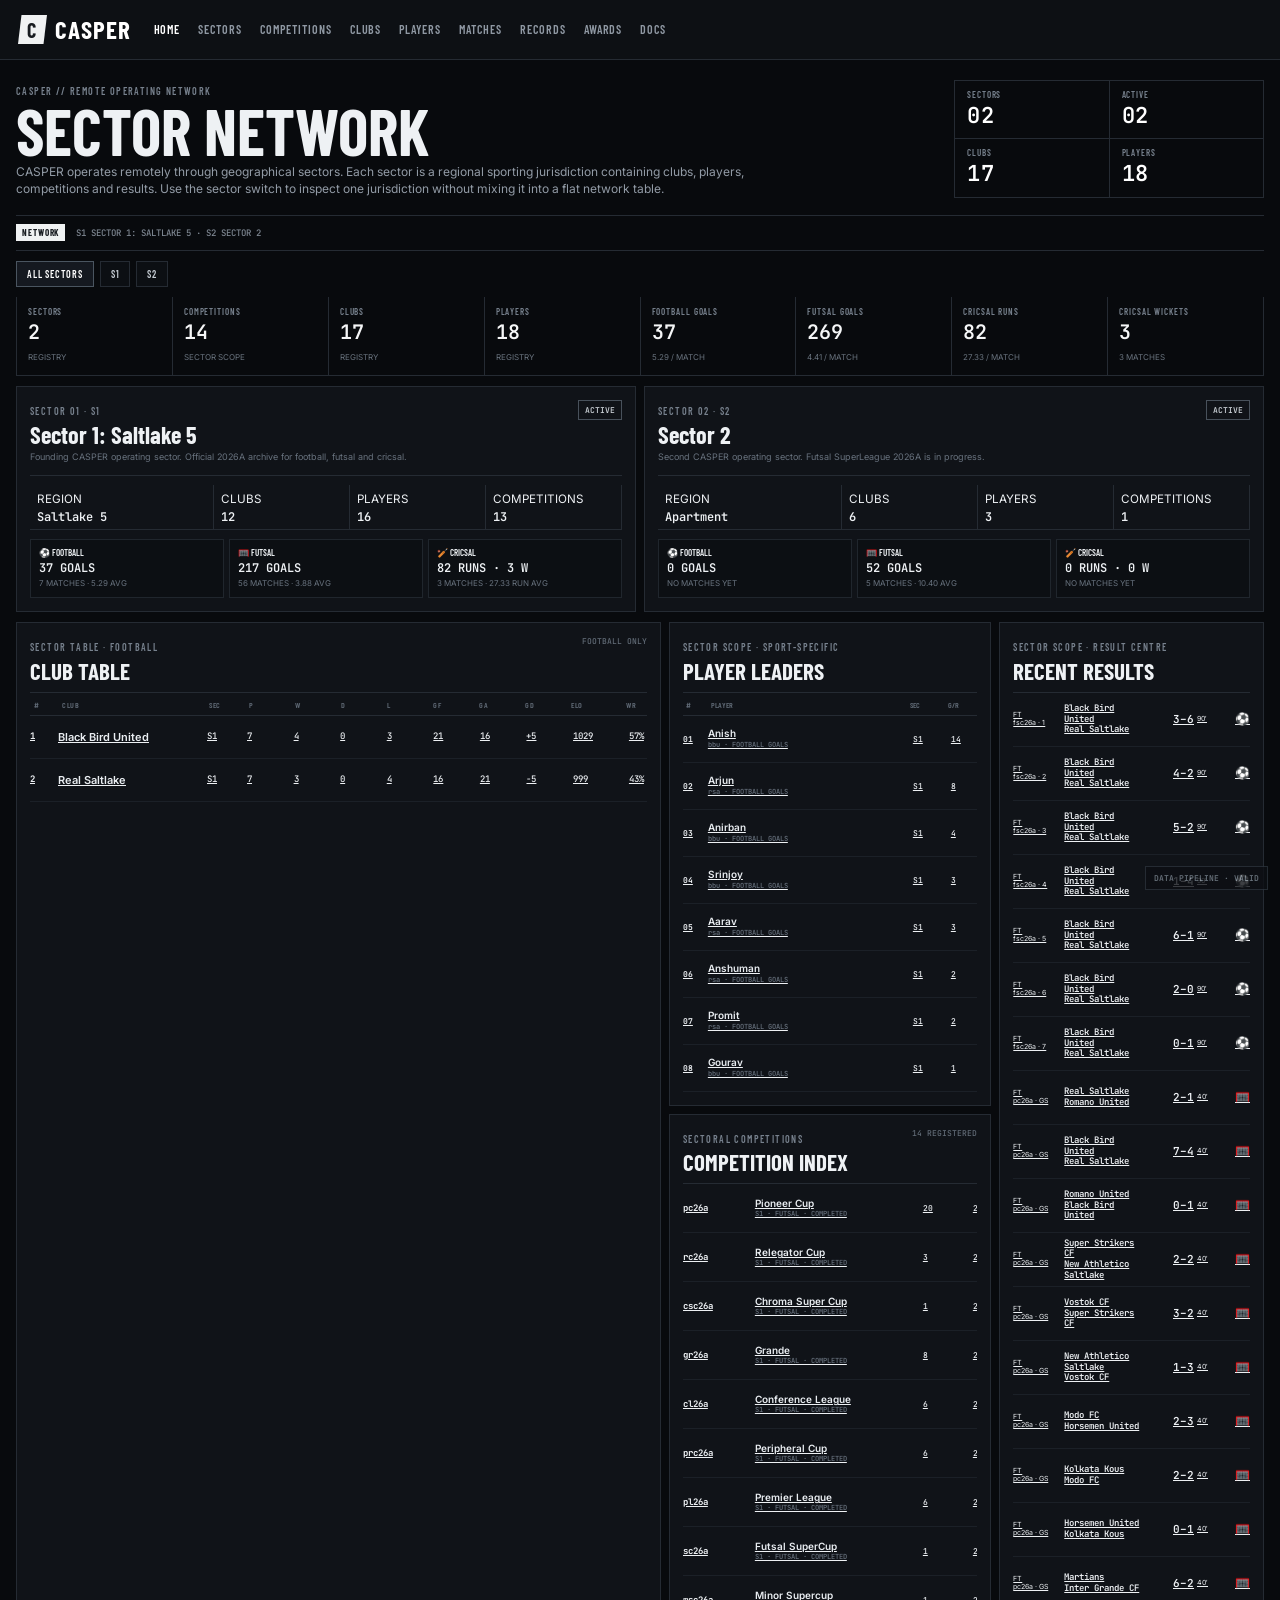
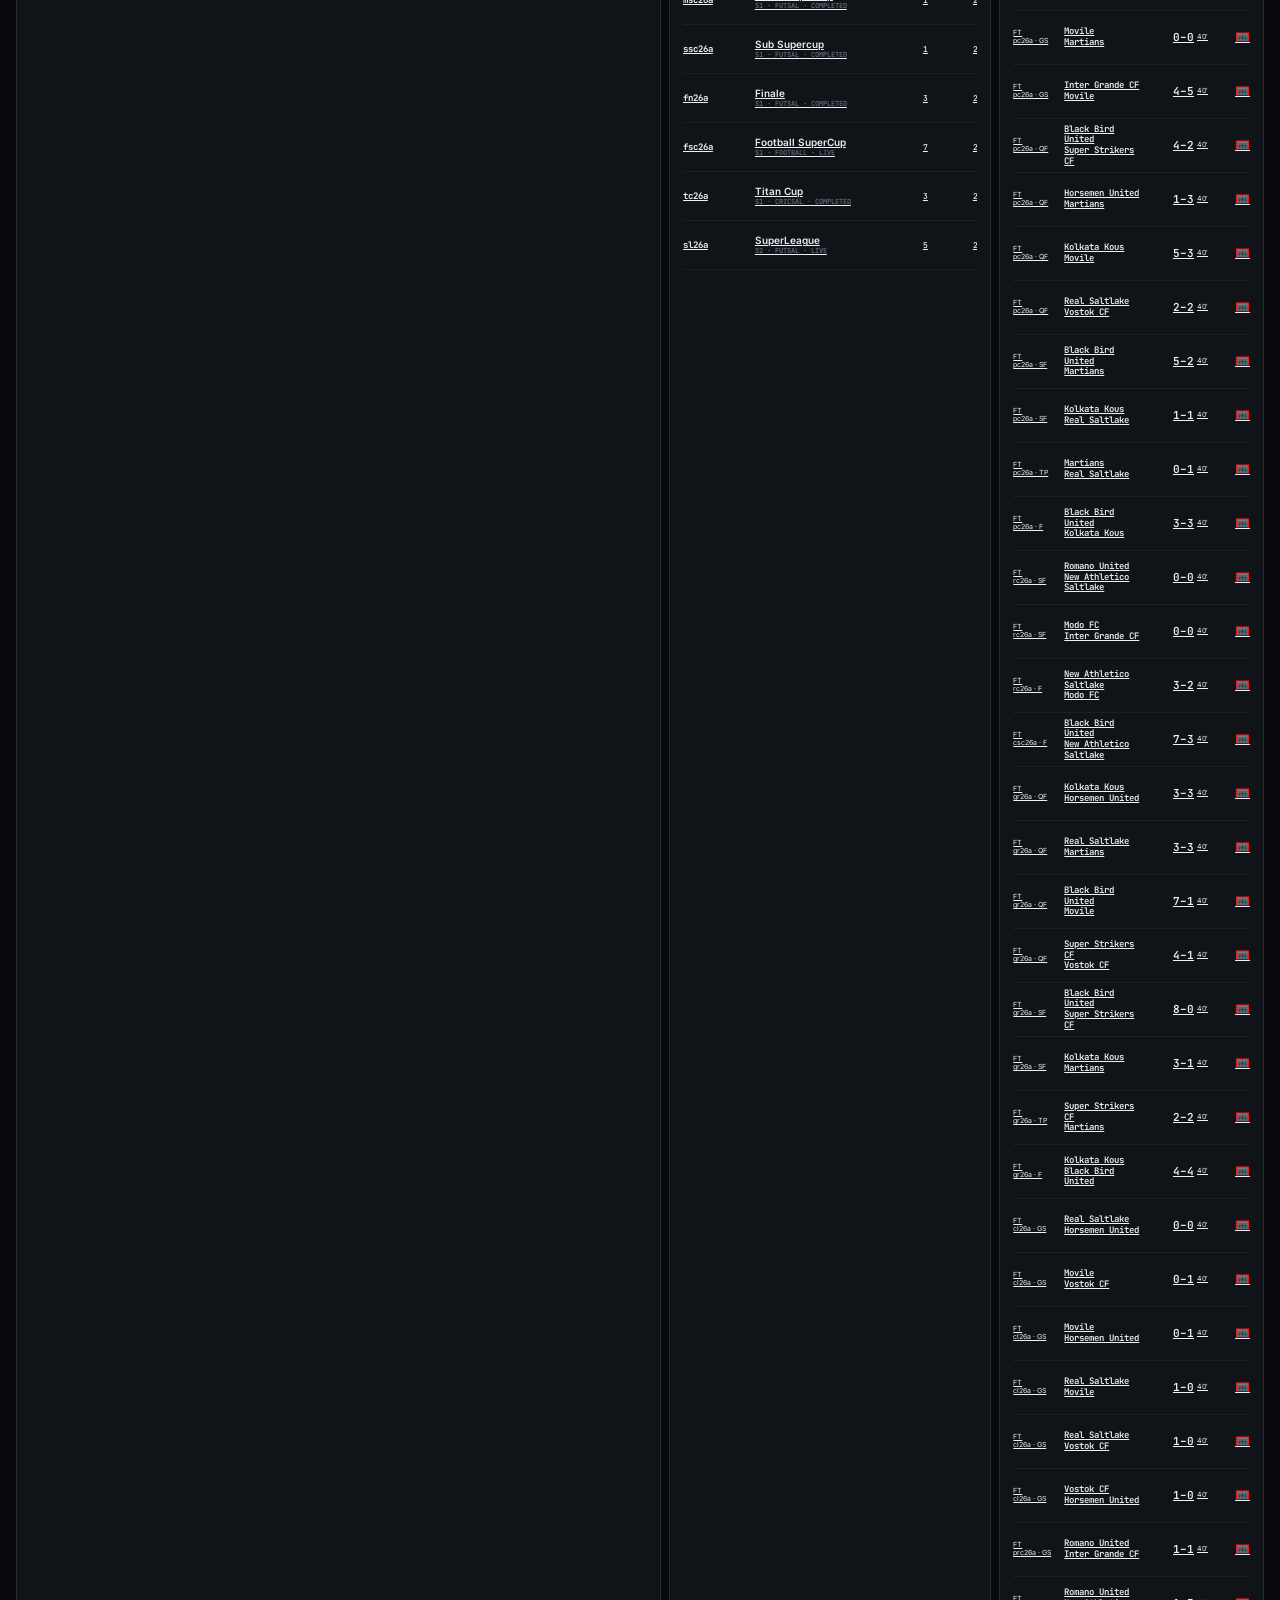
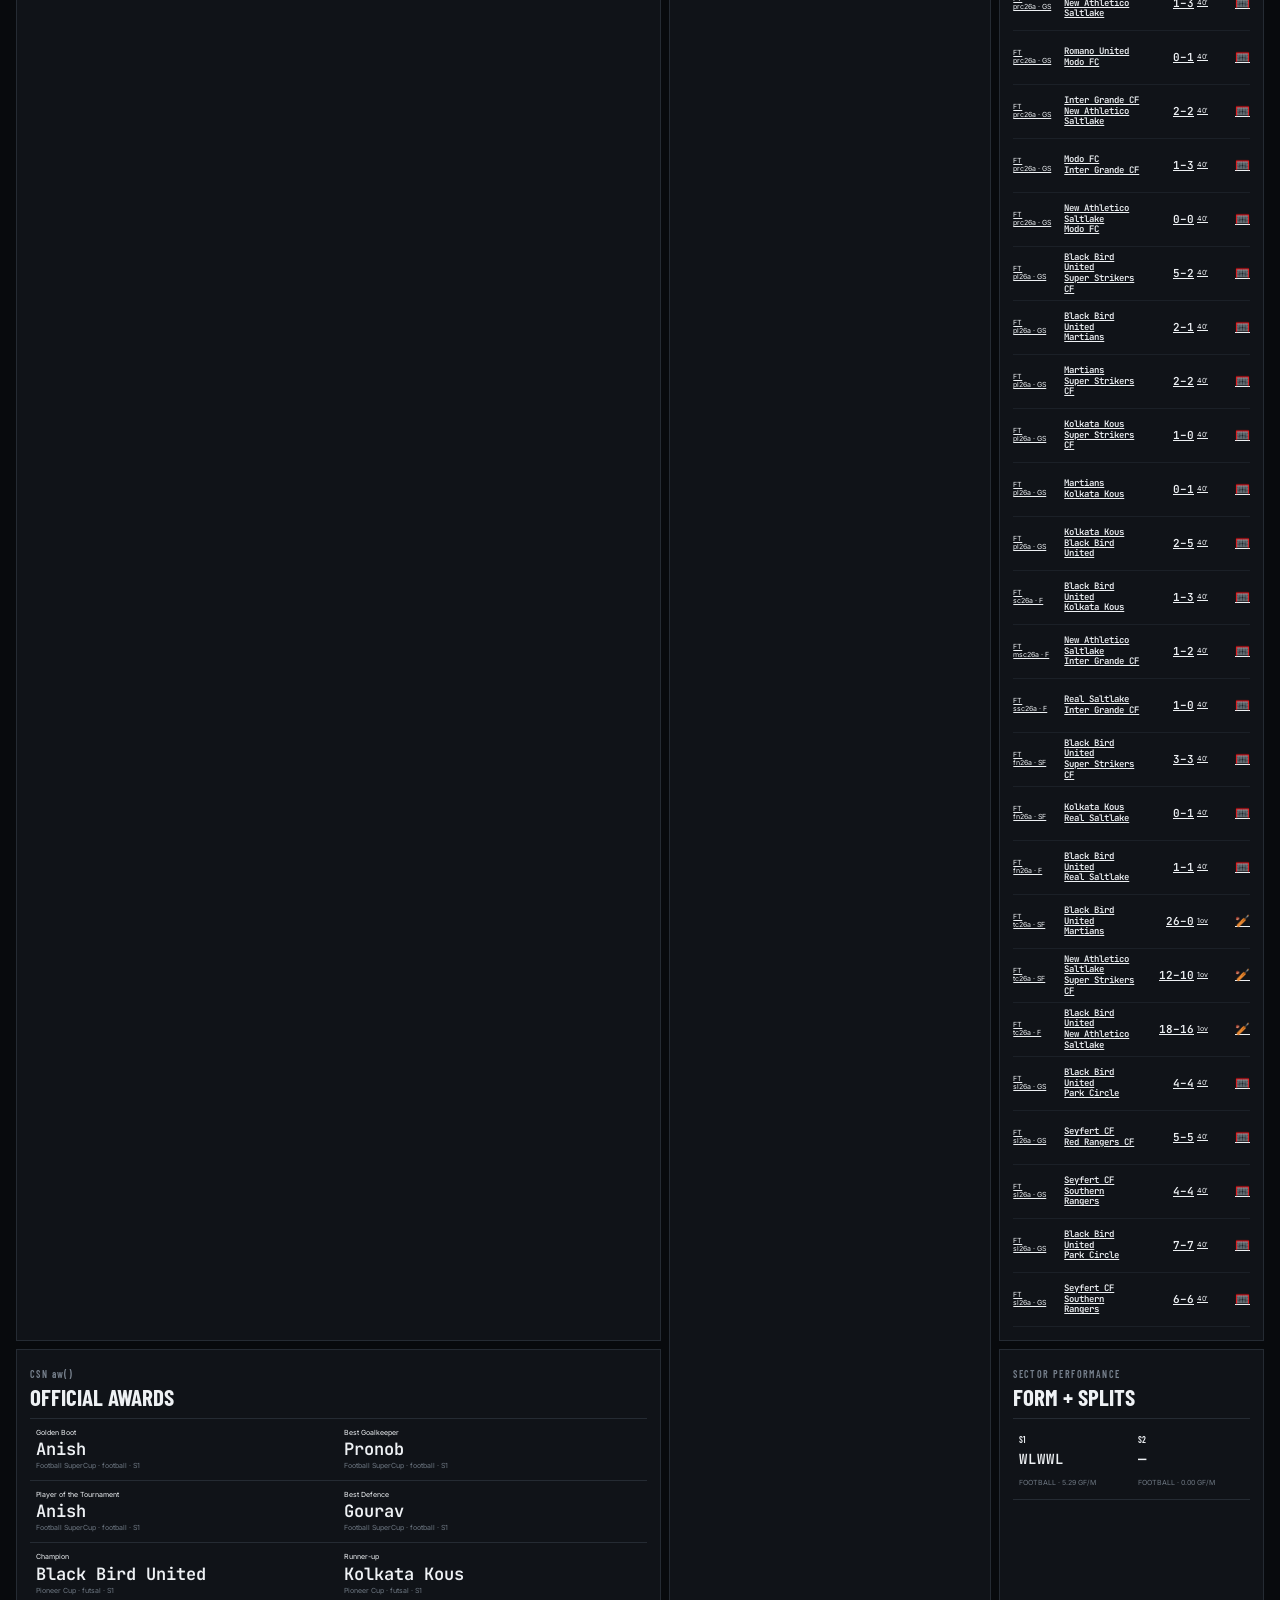
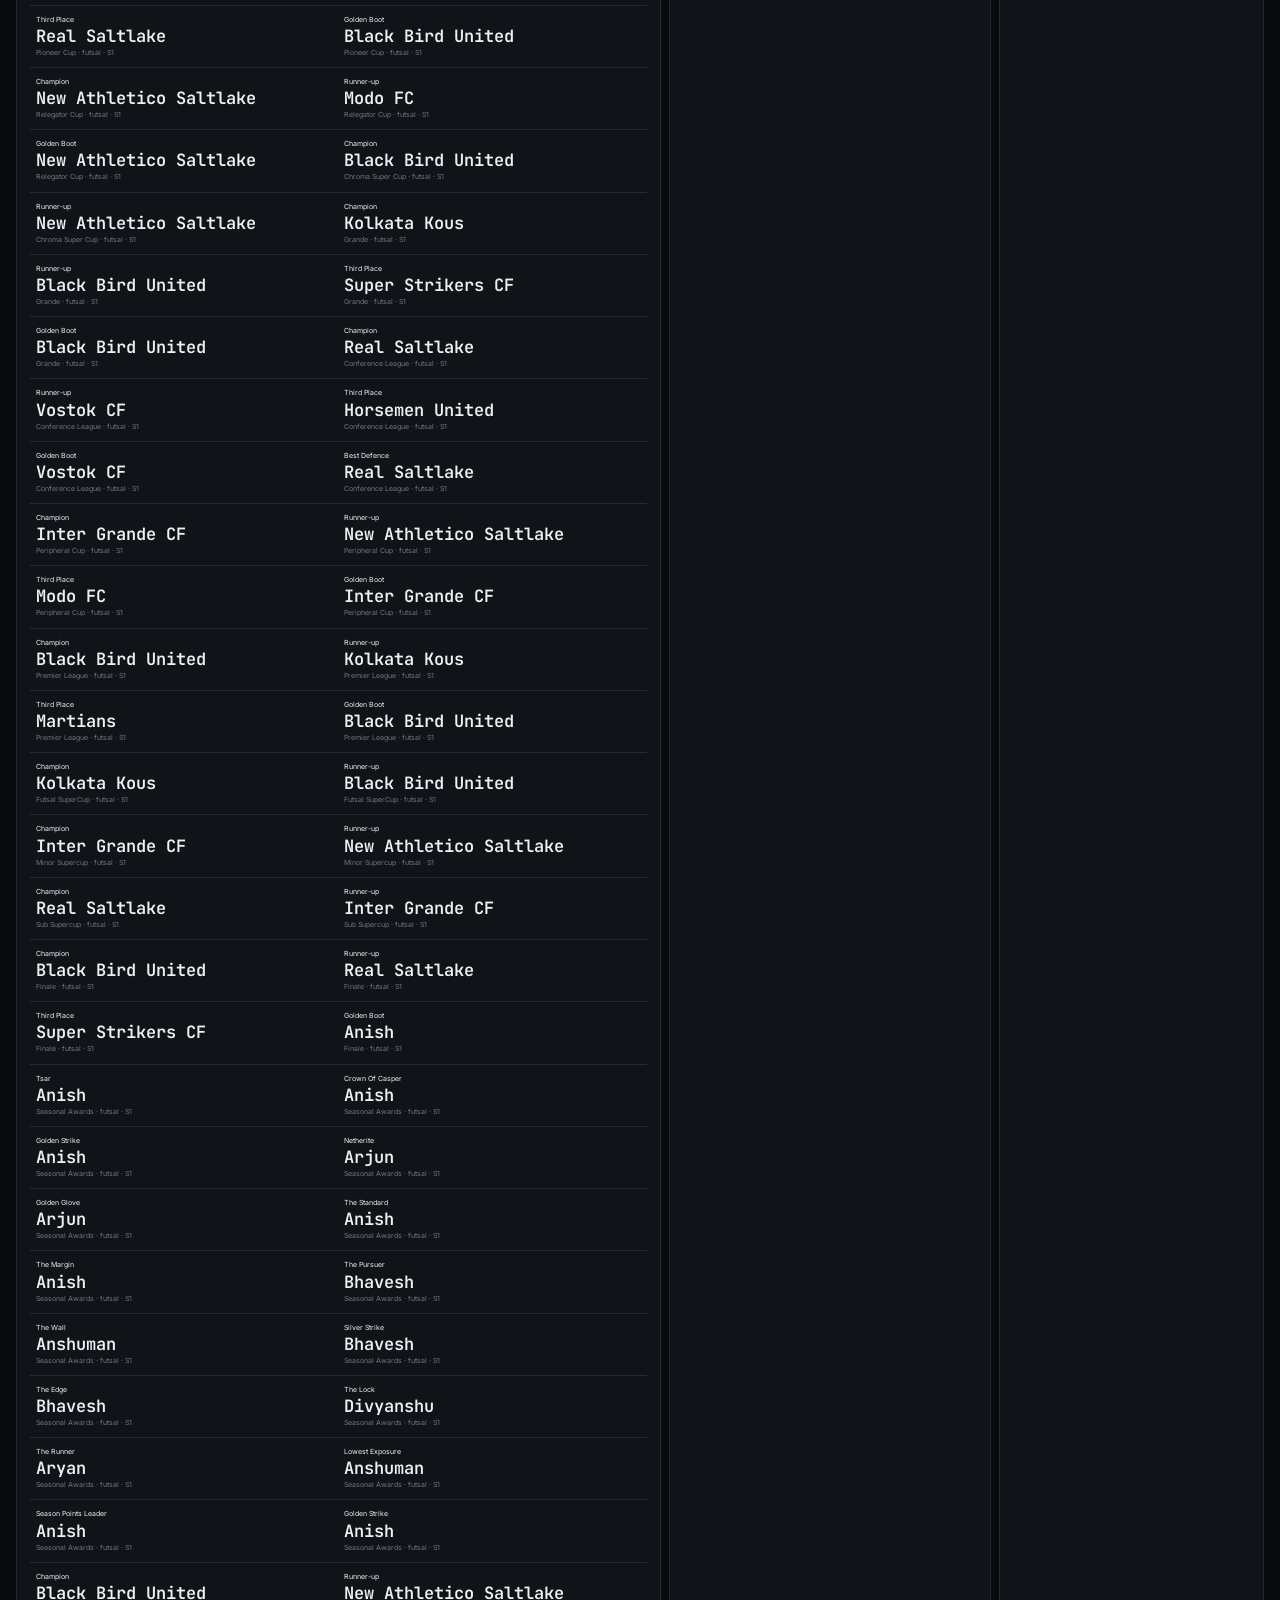
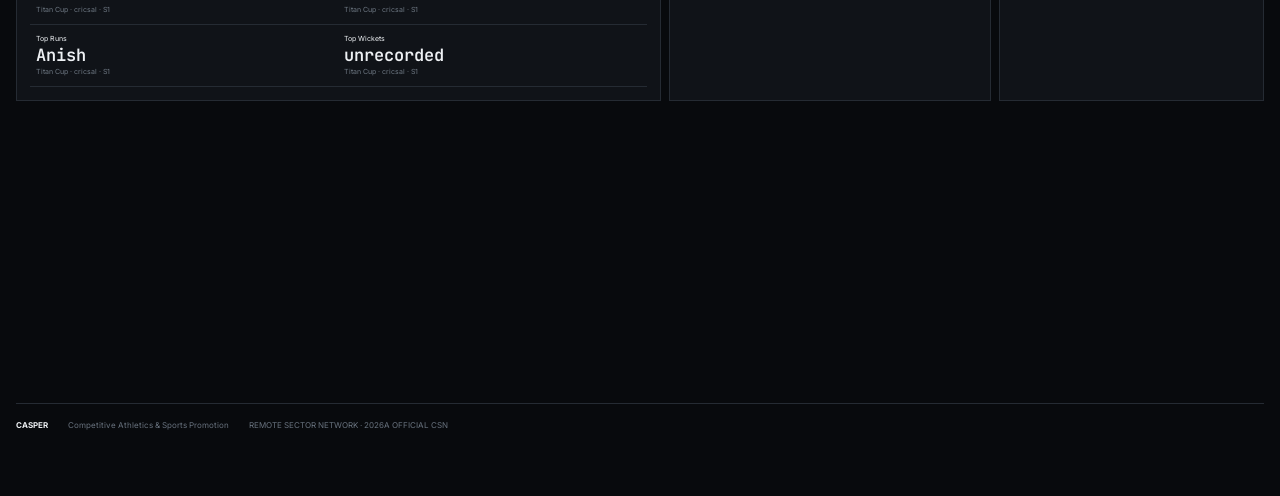
<file: index.html>
<!doctype html>
<html lang="en">
<head>
  <meta charset="utf-8">
  <meta name="viewport" content="width=device-width,initial-scale=1">
  <title>CASPER — Sector Network</title>
  <link rel="stylesheet" href="css/style.css?v=25">
  <link rel="stylesheet" href="css/responsive.css?v=25">
</head>
<body>
<header class="topbar">
  <a class="brand" href="index.html"><span class="brand-mark">C</span>CASPER</a>
  <nav>
    <a class="active" href="index.html">HOME</a>
    <a href="sectors.html">SECTORS</a>
    <a href="competitions.html">COMPETITIONS</a>
    <a href="clubs.html">CLUBS</a>
    <a href="players.html">PLAYERS</a>
    <a href="matches.html">MATCHES</a>
    <a href="records.html">RECORDS</a>
    <a href="awards.html">AWARDS</a>
    <a href="docs.html">DOCS</a>
  </nav>
</header>
<main id="top">
  <section class="mast sector-mast">
    <div>
      <span class="eyebrow">CASPER // REMOTE OPERATING NETWORK</span>
      <h1>SECTOR NETWORK</h1>
      <p>CASPER operates remotely through geographical sectors. Each sector is a regional sporting jurisdiction containing clubs, players, competitions and results. Use the sector switch to inspect one jurisdiction without mixing it into a flat network table.</p>
    </div>
    <div class="mast-grid">
      <span>SECTORS<strong>00</strong></span>
      <span>ACTIVE<strong>00</strong></span>
      <span>CLUBS<strong>00</strong></span>
      <span>PLAYERS<strong>00</strong></span>
    </div>
  </section>
  <section class="ticker"><b>NETWORK</b><span id="ticker-copy">Loading sectors…</span></section>
  <div class="chip-row" id="sector-switch"></div>
  <section class="stats"></section>
  <section class="sector-grid" id="sectors"></section>
  <section class="data-grid">
    <article class="box mega" id="clubs">
      <header>
        <div><small>SECTOR TABLE · FOOTBALL</small><h2>CLUB TABLE</h2></div>
        <span>FOOTBALL ONLY</span>
      </header>
      <div class="table-scroll"><div id="club-table"></div></div>
    </article>
    <article class="box players-box" id="players">
      <header><div><small>SECTOR SCOPE · SPORT-SPECIFIC</small><h2>PLAYER LEADERS</h2></div></header>
      <div id="players-list"></div>
    </article>
    <article class="box results-box" id="results">
      <header><div><small>SECTOR SCOPE · RESULT CENTRE</small><h2>RECENT RESULTS</h2></div></header>
      <div id="results-list"></div>
    </article>
    <article class="box wide" id="competitions">
      <header>
        <div><small>SECTORAL COMPETITIONS</small><h2>COMPETITION INDEX</h2></div>
        <span id="competition-count">REGISTRY</span>
      </header>
      <div class="comp-list"><div id="competition-list"></div></div>
    </article>
    <article class="box record-box" id="records">
      <header><div><small>CSN aw()</small><h2>OFFICIAL AWARDS</h2></div></header>
      <div class="record-list" id="record-list"></div>
    </article>
    <article class="box form-box" id="form">
      <header><div><small>SECTOR PERFORMANCE</small><h2>FORM + SPLITS</h2></div></header>
      <div class="form-grid" id="form-list"></div>
    </article>
  </section>
  <div class="page-end-pad"></div>
</main>
<footer class="site-footer">
  <b>CASPER</b>
  <span>Competitive Athletics & Sports Promotion</span>
  <span>REMOTE SECTOR NETWORK · 2026A OFFICIAL CSN</span>
</footer>
<script src="js/csn.js?v=25"></script>
<script src="js/data.js?v=25"></script>
<script src="js/entity-honors.js?v=25"></script>
<script src="js/app.js?v=25"></script>
</body>
</html>
</file>
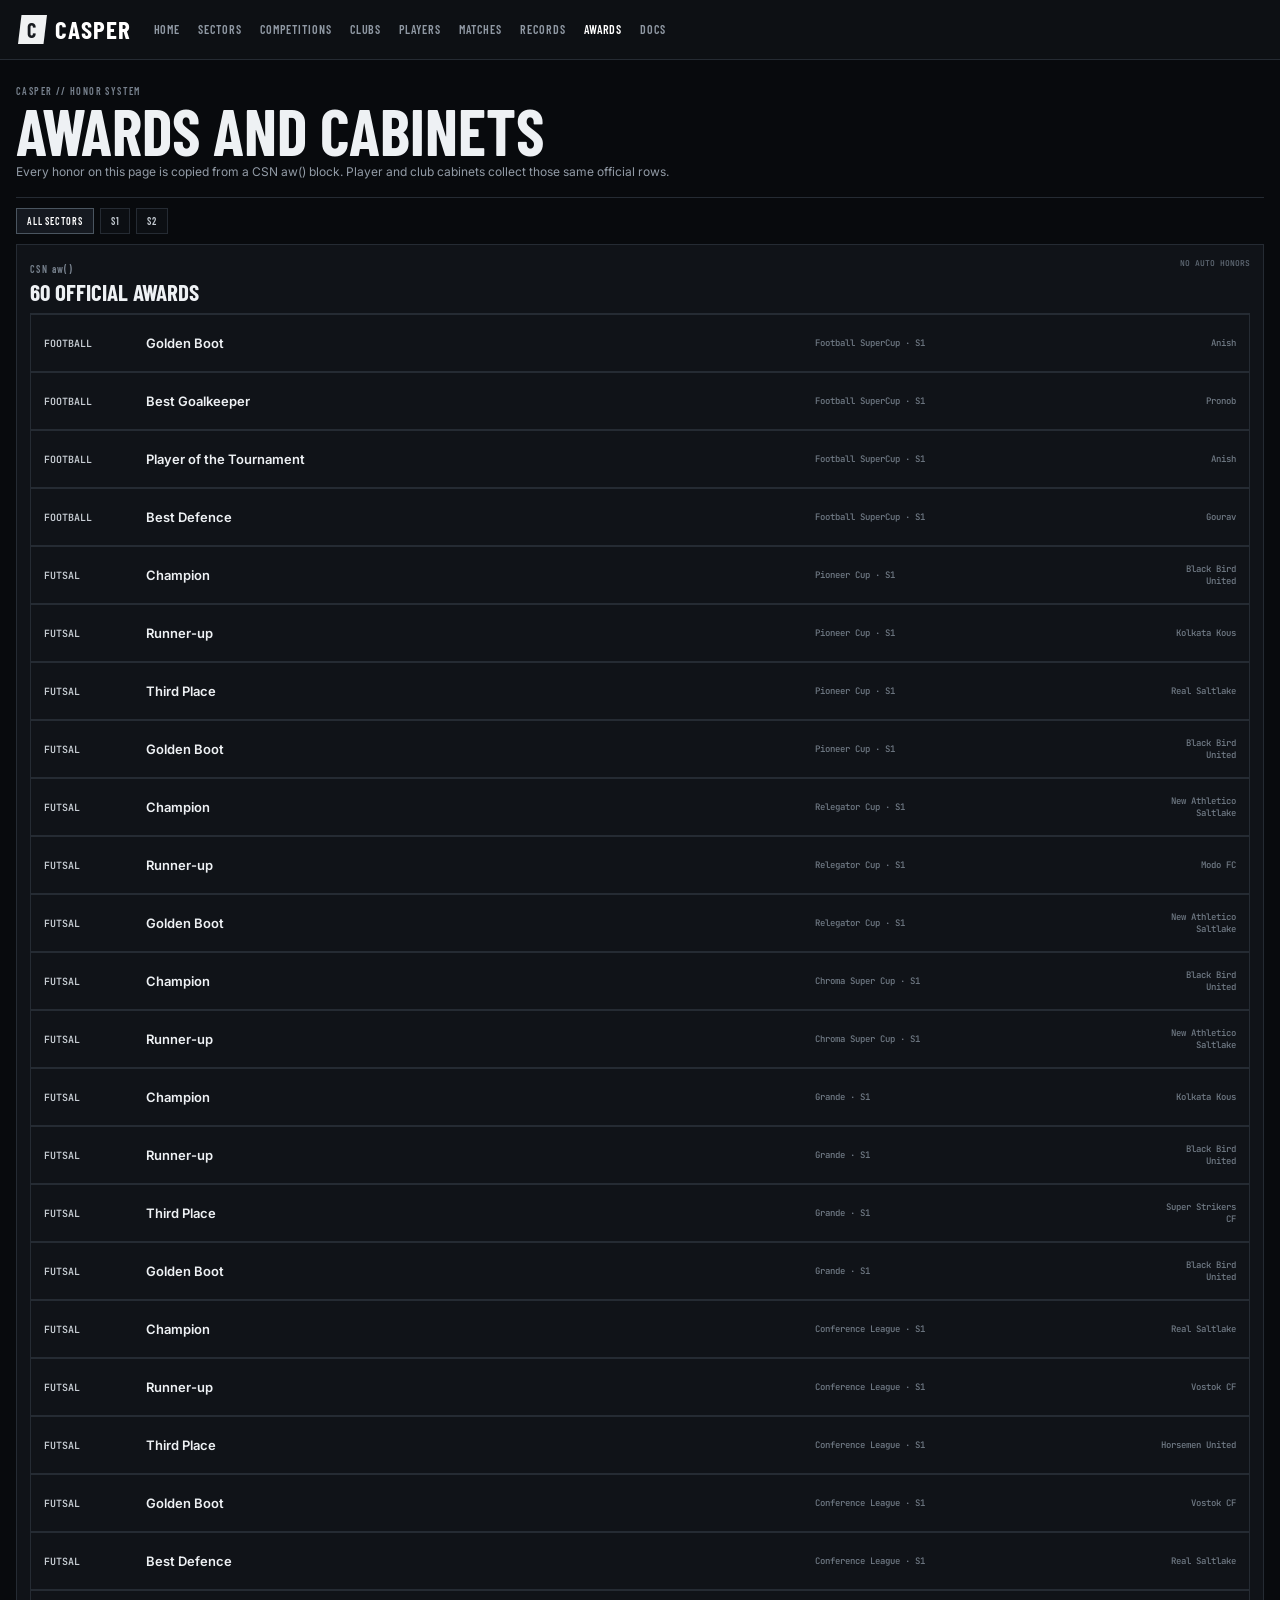
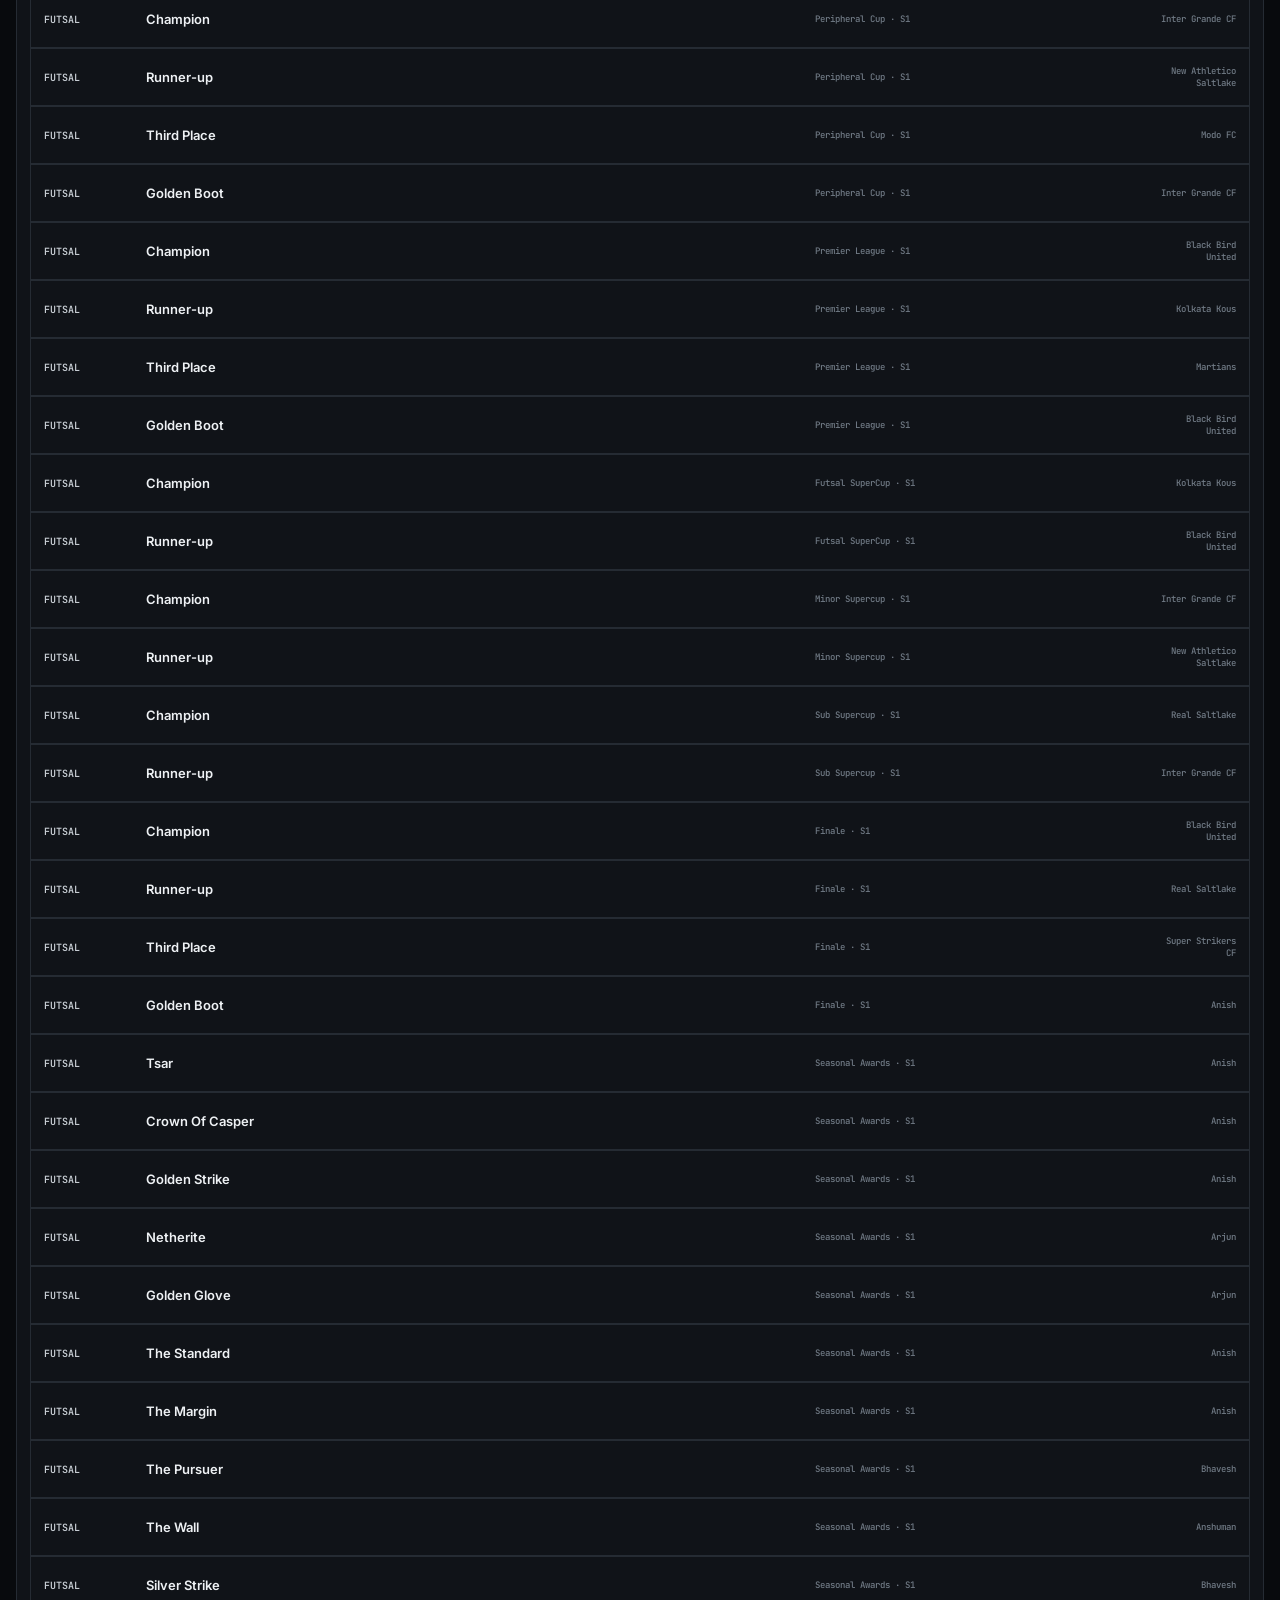
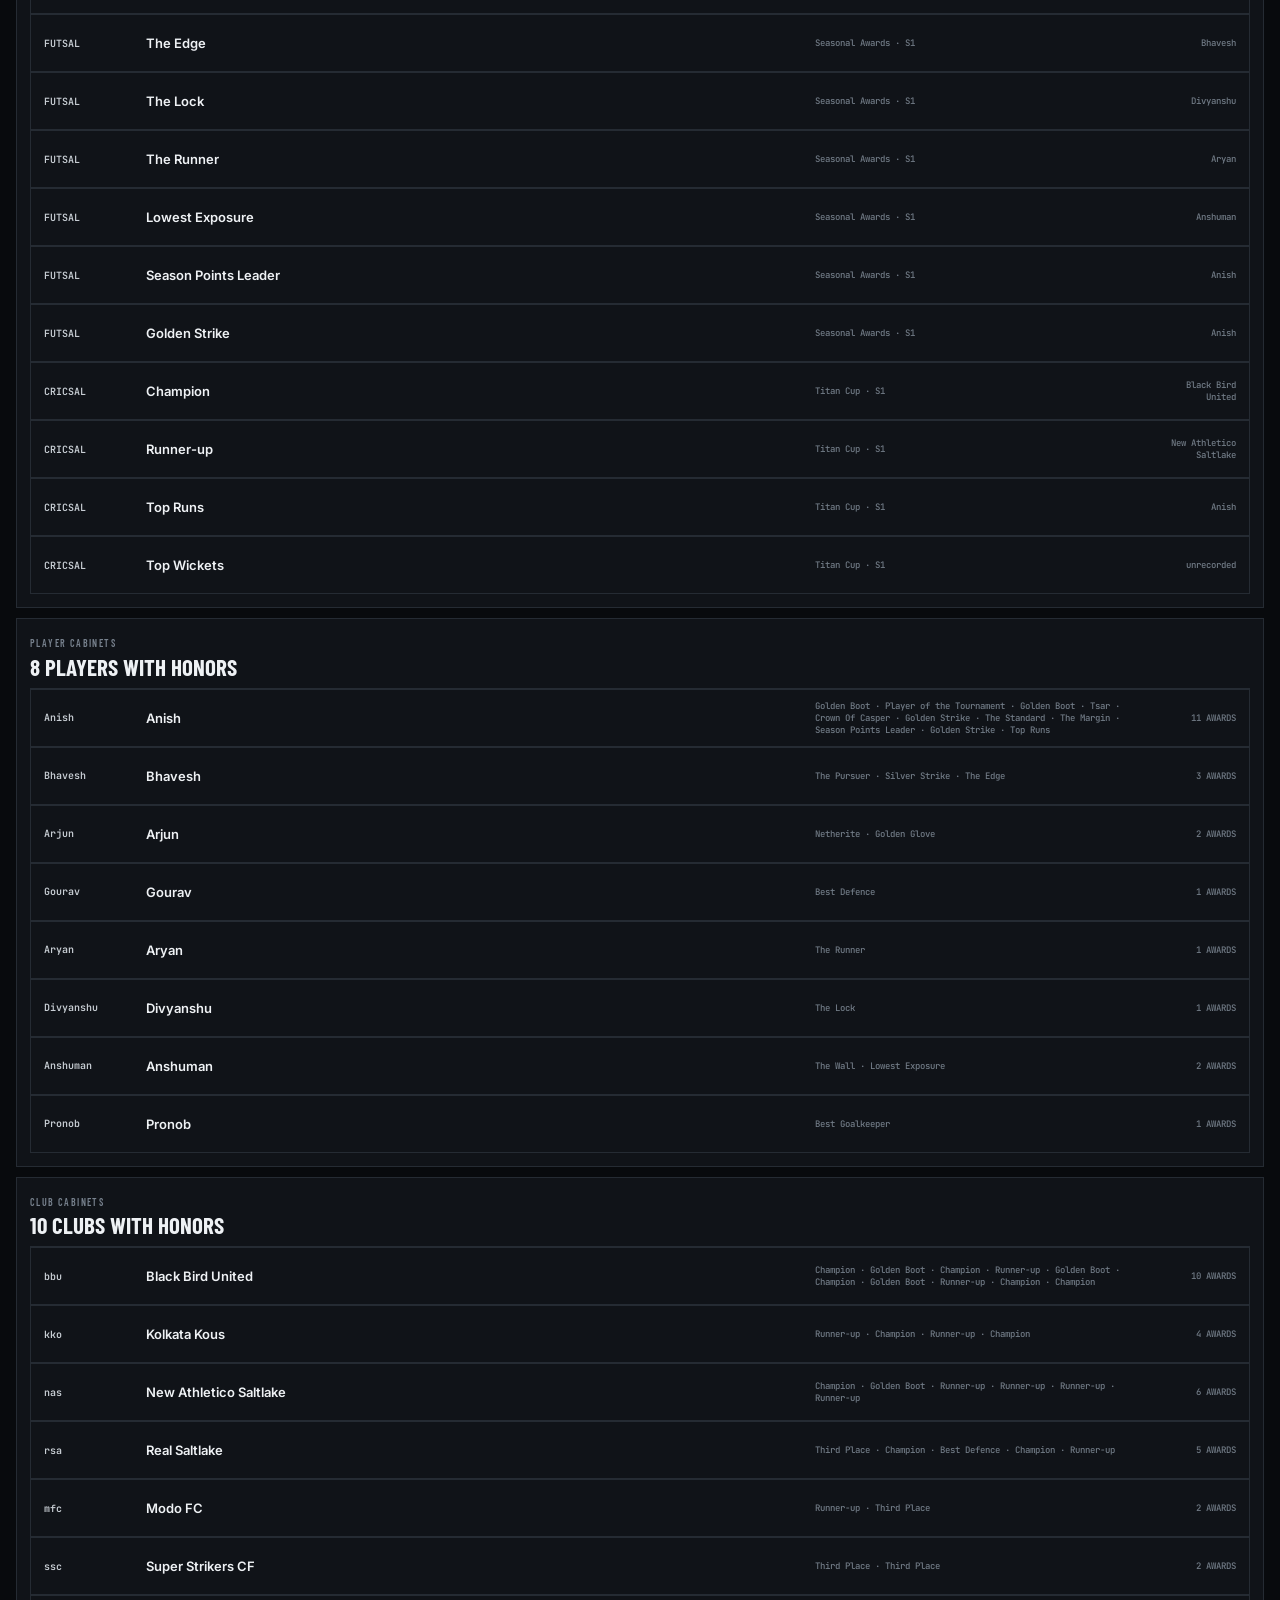
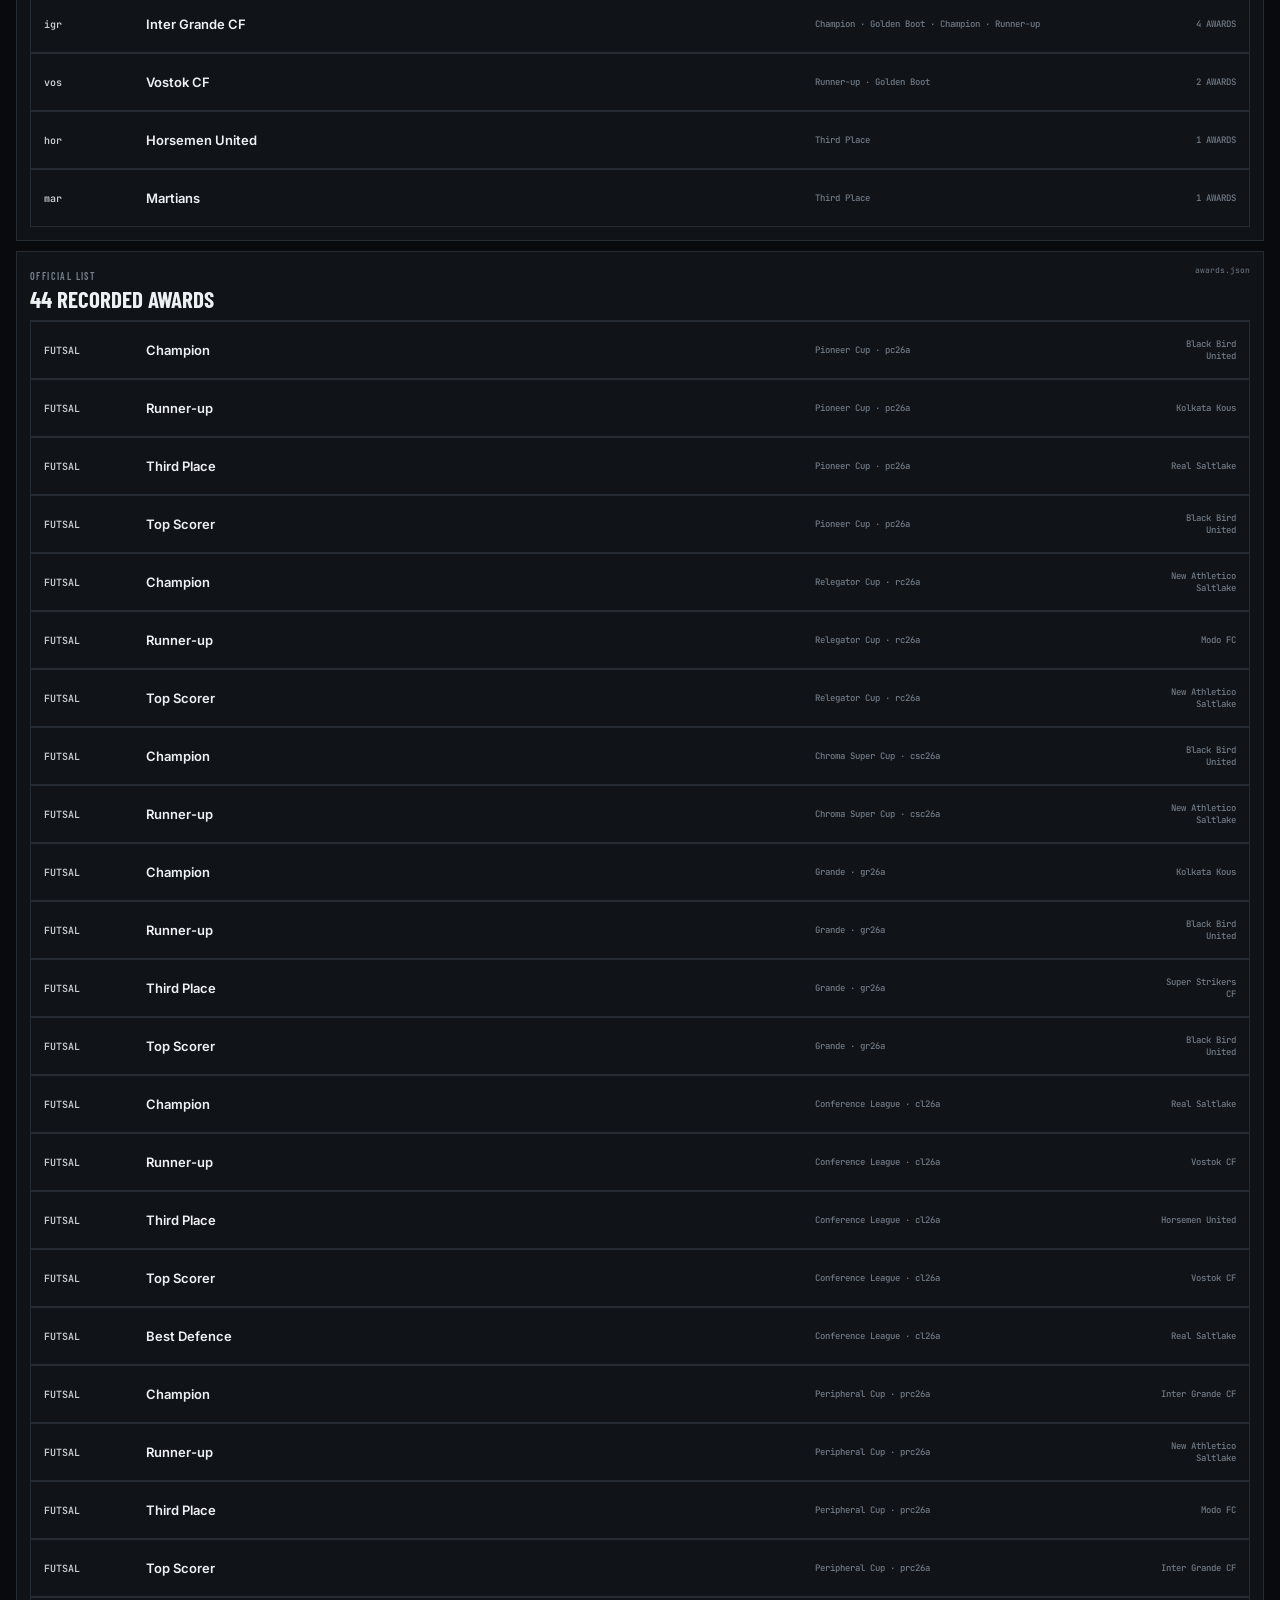
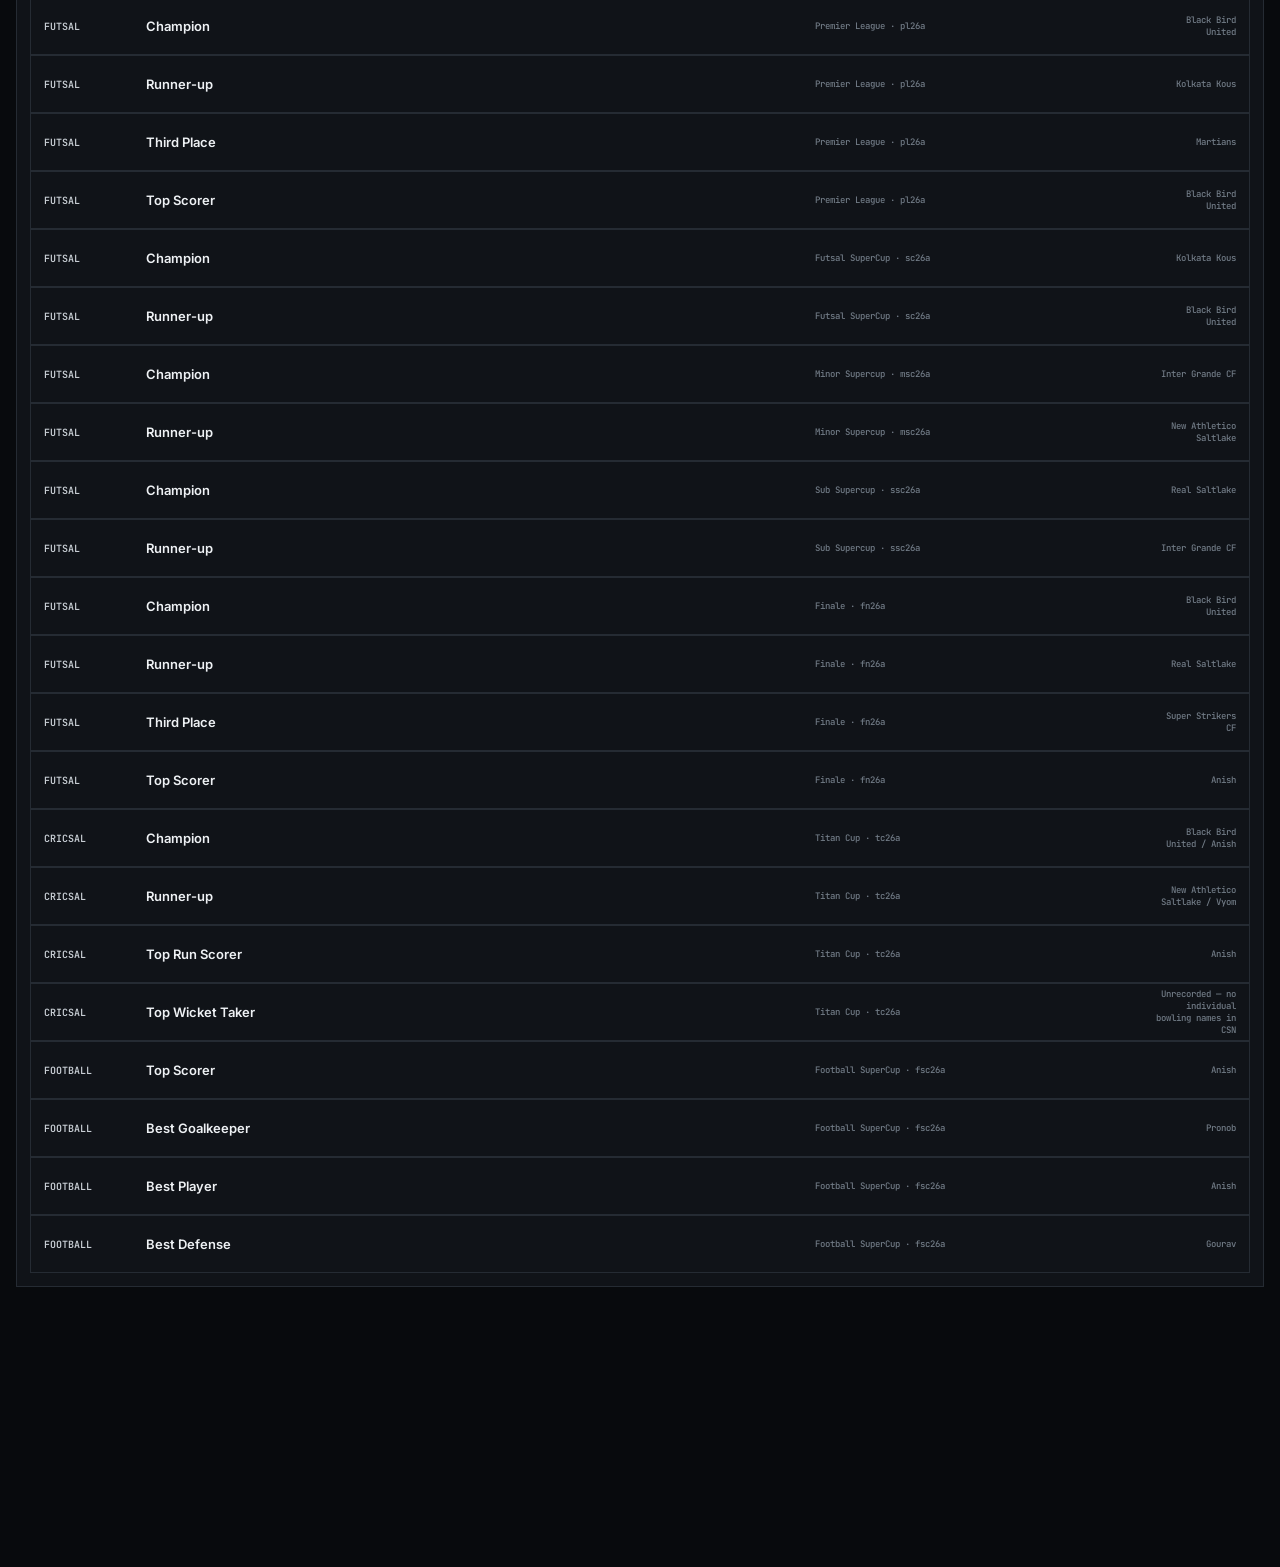
<file: awards.html>
<!doctype html>
<html lang="en">
<head>
  <meta charset="utf-8">
  <meta name="viewport" content="width=device-width,initial-scale=1">
  <title>CASPER — Awards</title>
  <link rel="stylesheet" href="css/style.css?v=25">
  <link rel="stylesheet" href="css/responsive.css?v=25">
</head>
<body data-page="awards">
<header class="topbar">
  <a class="brand" href="index.html"><span class="brand-mark">C</span>CASPER</a>
  <nav>
    <a href="index.html">HOME</a>
    <a href="sectors.html">SECTORS</a>
    <a href="competitions.html">COMPETITIONS</a>
    <a href="clubs.html">CLUBS</a>
    <a href="players.html">PLAYERS</a>
    <a href="matches.html">MATCHES</a>
    <a href="records.html">RECORDS</a>
    <a class="active" href="awards.html">AWARDS</a>
    <a href="docs.html">DOCS</a>
  </nav>
</header>
<main>
  <section class="mast"><div><span class="eyebrow">CASPER // HONOR SYSTEM</span><h1>AWARDS AND CABINETS</h1><p>Every honor on this page is copied from a CSN aw() block. Player and club cabinets collect those same official rows.</p></div></section>
  <div class="chip-row" id="sector-chips"></div>
  <div id="directory"></div>
<div class="page-end-pad"></div>
</main>
<script src="js/csn.js?v=25"></script>
<script src="js/data.js?v=25"></script>
<script src="js/entity-honors.js?v=25"></script>
<script src="js/pages.js?v=25"></script>
</body>
</html>
</file>
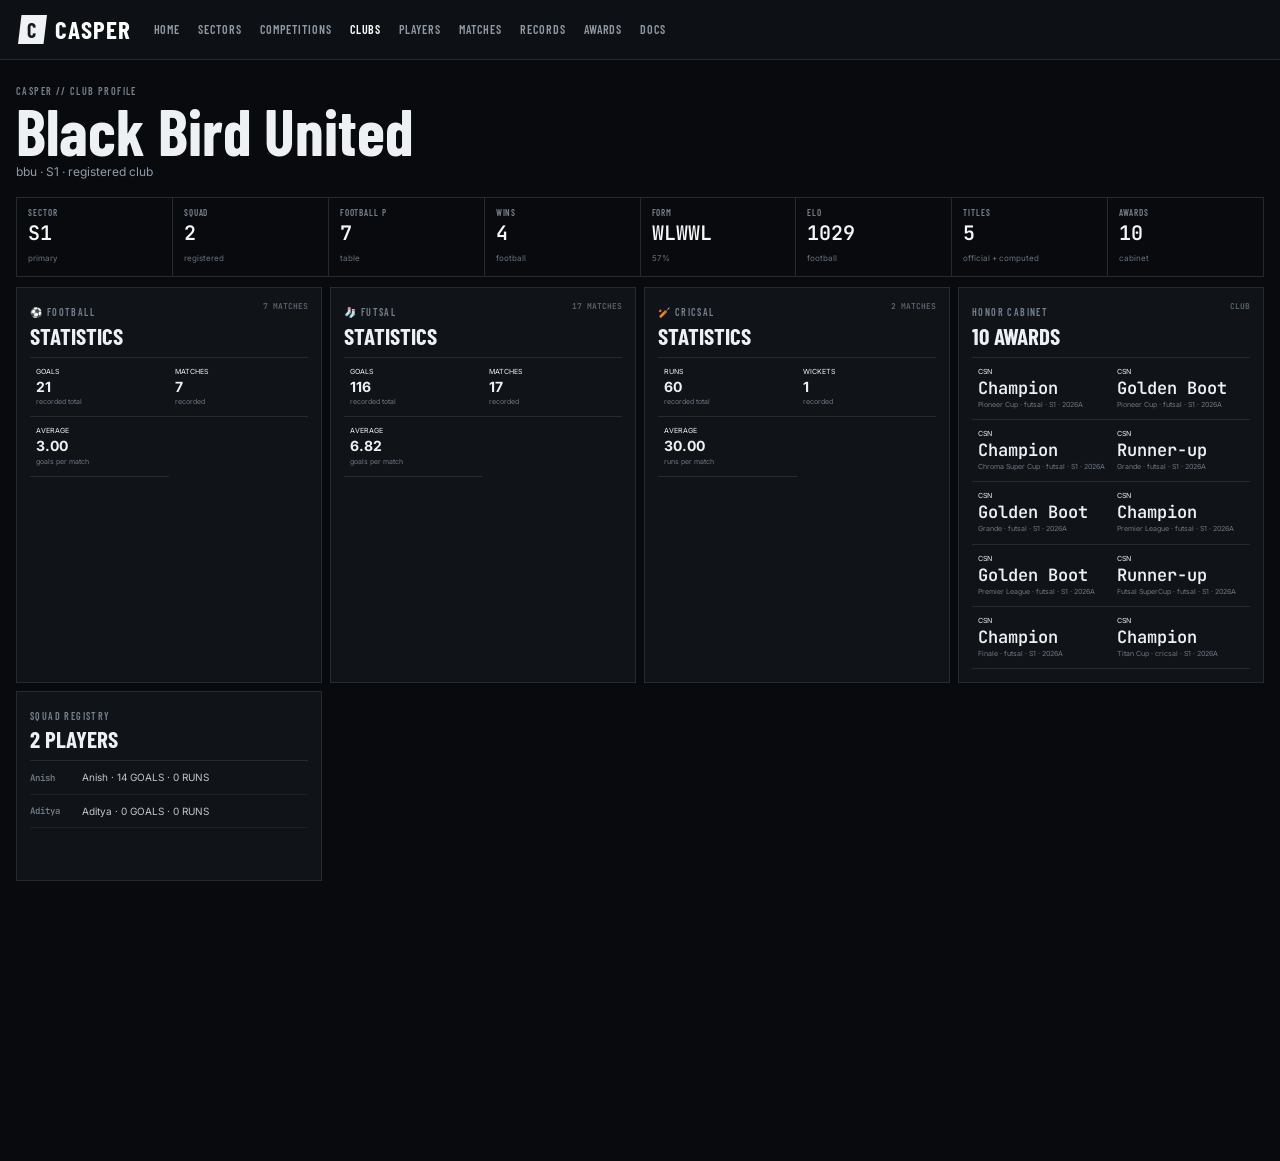
<file: club.html>
<!doctype html>
<html lang="en">
<head>
  <meta charset="utf-8">
  <meta name="viewport" content="width=device-width,initial-scale=1">
  <title>CASPER — Club</title>
  <link rel="stylesheet" href="css/style.css?v=25">
  <link rel="stylesheet" href="css/responsive.css?v=25">
</head>
<body data-page="club">
<header class="topbar">
  <a class="brand" href="index.html"><span class="brand-mark">C</span>CASPER</a>
  <nav>
    <a href="index.html">HOME</a>
    <a href="sectors.html">SECTORS</a>
    <a href="competitions.html">COMPETITIONS</a>
    <a class="active" href="clubs.html">CLUBS</a>
    <a href="players.html">PLAYERS</a>
    <a href="matches.html">MATCHES</a>
    <a href="records.html">RECORDS</a>
    <a href="awards.html">AWARDS</a>
    <a href="docs.html">DOCS</a>
  </nav>
</header>
<main>
  <section class="mast"><div><span class="eyebrow">CASPER // CLUB PROFILE</span><h1 id="page-title">CLUB</h1><p id="page-sub">Loading…</p></div></section>
  <section id="directory" class="detail-directory"></section>
<div class="page-end-pad"></div>
</main>
<script src="js/csn.js?v=25"></script>
<script src="js/data.js?v=25"></script>
<script src="js/entity-honors.js?v=25"></script>
<script src="js/pages.js?v=25"></script>
</body>
</html>
</file>
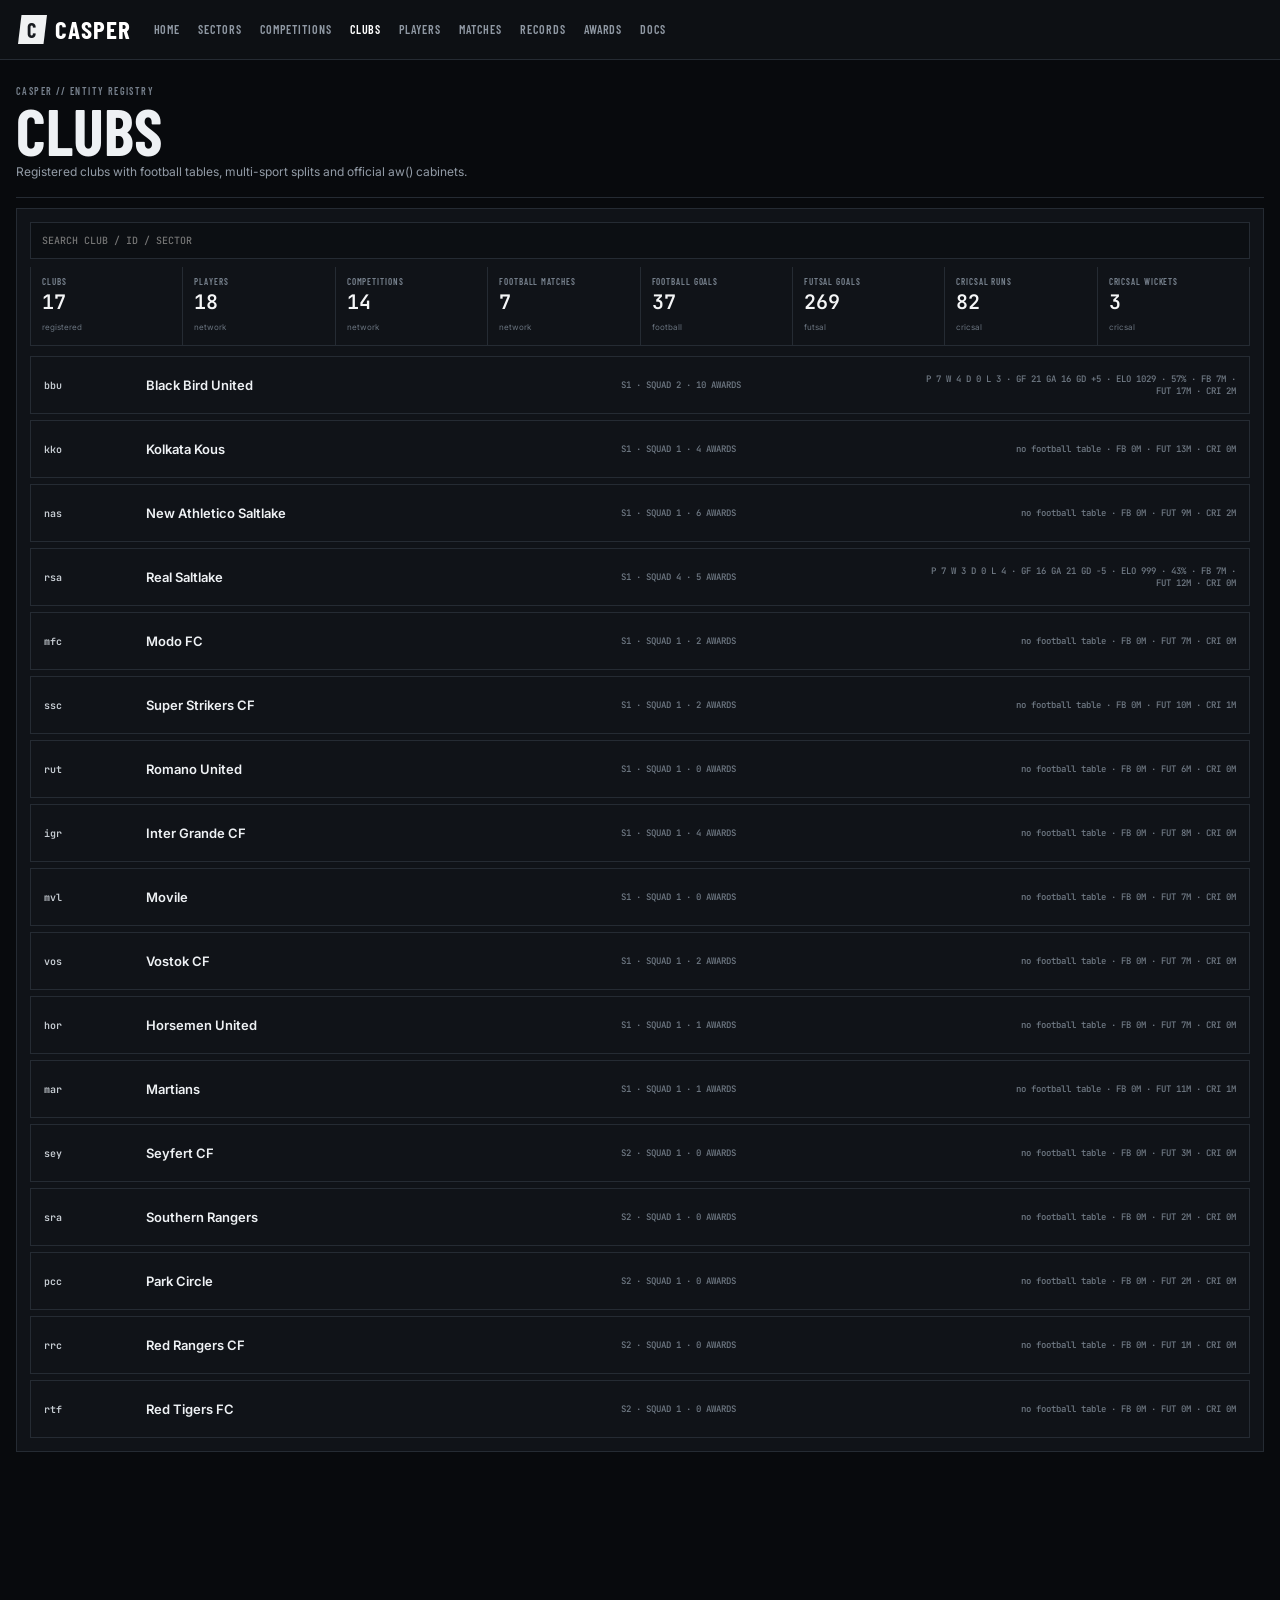
<file: clubs.html>
<!doctype html>
<html lang="en">
<head>
  <meta charset="utf-8">
  <meta name="viewport" content="width=device-width,initial-scale=1">
  <title>CASPER — Clubs</title>
  <link rel="stylesheet" href="css/style.css?v=25">
  <link rel="stylesheet" href="css/responsive.css?v=25">
</head>
<body data-page="clubs">
<header class="topbar">
  <a class="brand" href="index.html"><span class="brand-mark">C</span>CASPER</a>
  <nav>
    <a href="index.html">HOME</a>
    <a href="sectors.html">SECTORS</a>
    <a href="competitions.html">COMPETITIONS</a>
    <a class="active" href="clubs.html">CLUBS</a>
    <a href="players.html">PLAYERS</a>
    <a href="matches.html">MATCHES</a>
    <a href="records.html">RECORDS</a>
    <a href="awards.html">AWARDS</a>
    <a href="docs.html">DOCS</a>
  </nav>
</header>
<main>
  <section class="mast"><div><span class="eyebrow">CASPER // ENTITY REGISTRY</span><h1>CLUBS</h1><p>Registered clubs with football tables, multi-sport splits and official aw() cabinets.</p></div></section>
  <section class="box" style="margin-top:10px"><input id="filter" placeholder="SEARCH CLUB / ID / SECTOR"><div id="directory" style="margin-top:8px"></div></section>
<div class="page-end-pad"></div>
</main>
<script src="js/csn.js?v=25"></script>
<script src="js/data.js?v=25"></script>
<script src="js/entity-honors.js?v=25"></script>
<script src="js/pages.js?v=25"></script>
</body>
</html>
</file>
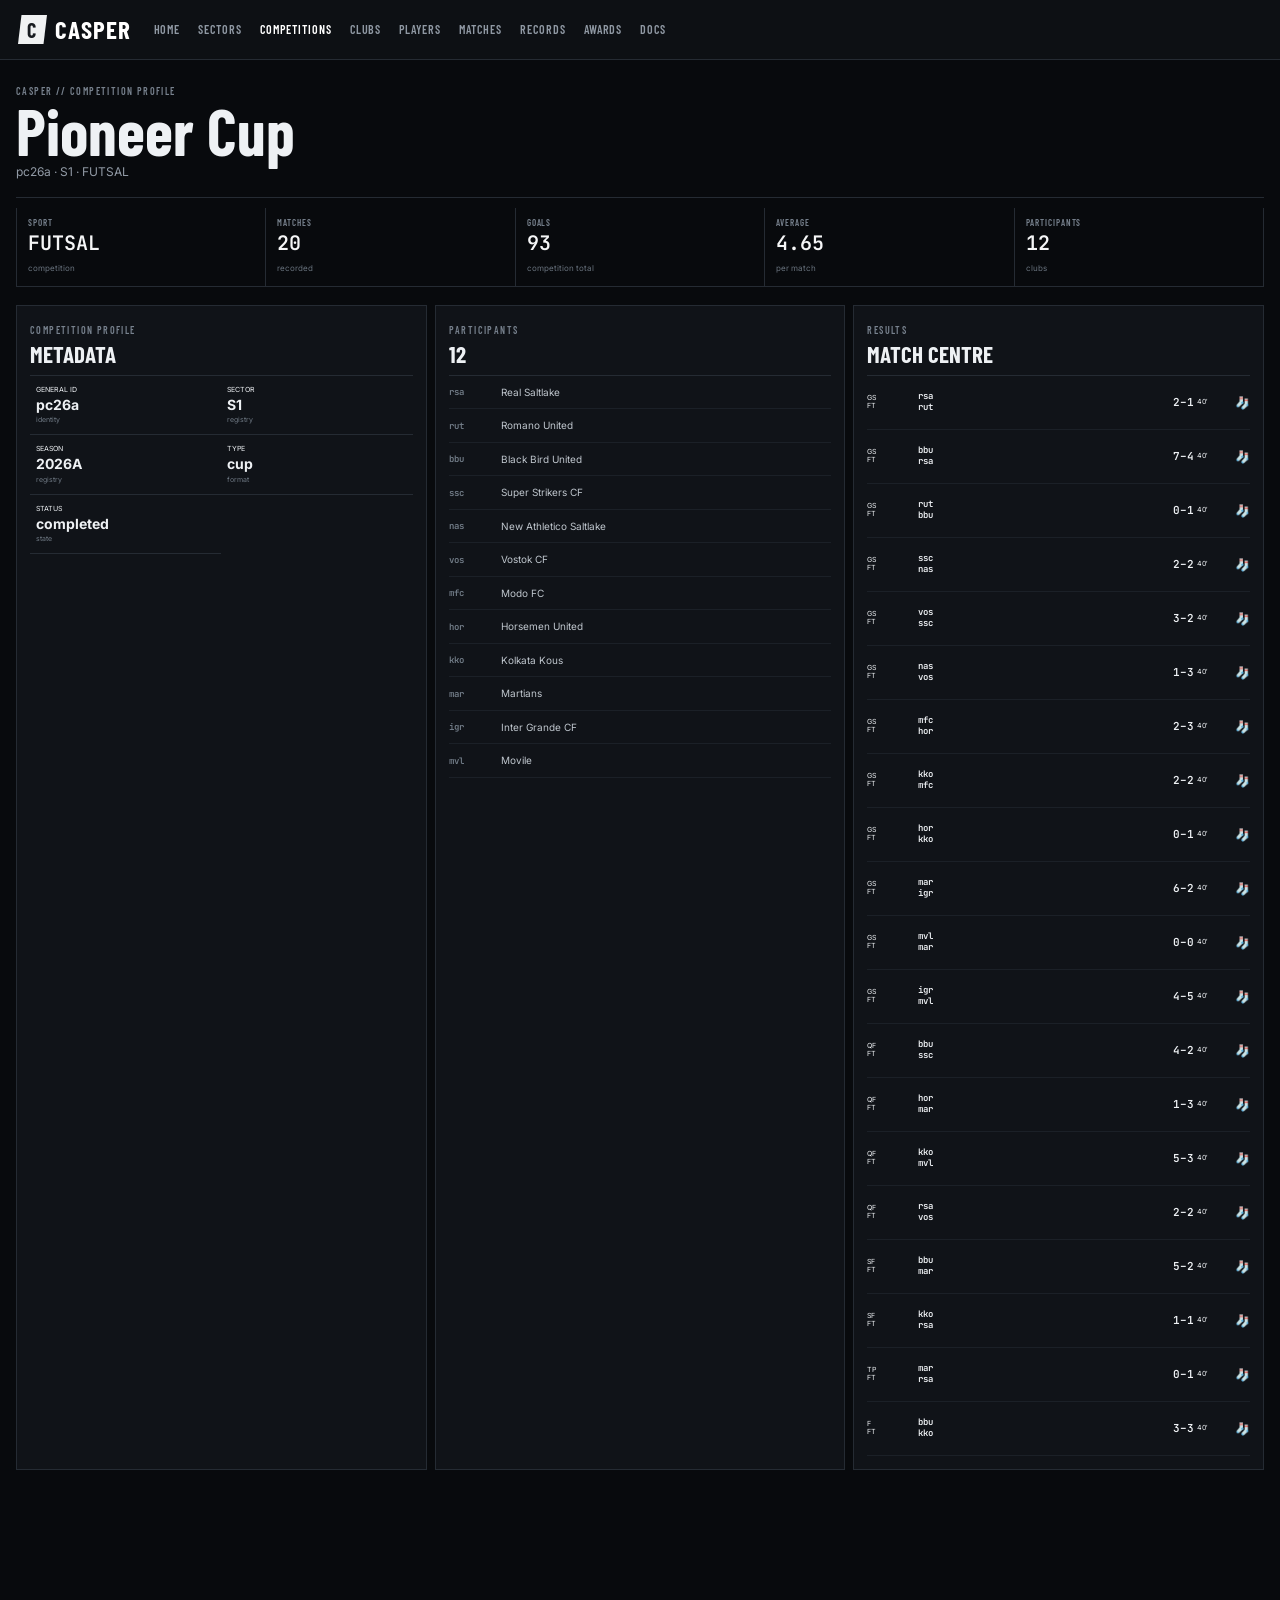
<file: competition.html>
<!doctype html>
<html lang="en">
<head>
  <meta charset="utf-8">
  <meta name="viewport" content="width=device-width,initial-scale=1">
  <title>CASPER — Competition</title>
  <link rel="stylesheet" href="css/style.css?v=24">
  <link rel="stylesheet" href="css/responsive.css?v=24">
</head>
<body data-page="competition">
<header class="topbar">
  <a class="brand" href="index.html"><span class="brand-mark">C</span>CASPER</a>
  <nav>
    <a href="index.html">HOME</a>
    <a href="sectors.html">SECTORS</a>
    <a class="active" href="competitions.html">COMPETITIONS</a>
    <a href="clubs.html">CLUBS</a>
    <a href="players.html">PLAYERS</a>
    <a href="matches.html">MATCHES</a>
    <a href="records.html">RECORDS</a>
    <a href="awards.html">AWARDS</a>
    <a href="docs.html">DOCS</a>
  </nav>
</header>
<main>
  <section class="mast"><div><span class="eyebrow">CASPER // COMPETITION PROFILE</span><h1 id="page-title">COMPETITION</h1><p id="page-sub">Loading…</p></div></section>
  <section id="directory" class="competition-directory"></section>
<div class="page-end-pad"></div>
</main>
<script src="js/csn.js?v=24"></script>
<script src="js/data.js?v=24"></script>
<script src="js/entity-honors.js?v=24"></script>
<script src="js/pages.js?v=24"></script>
</body>
</html>
</file>
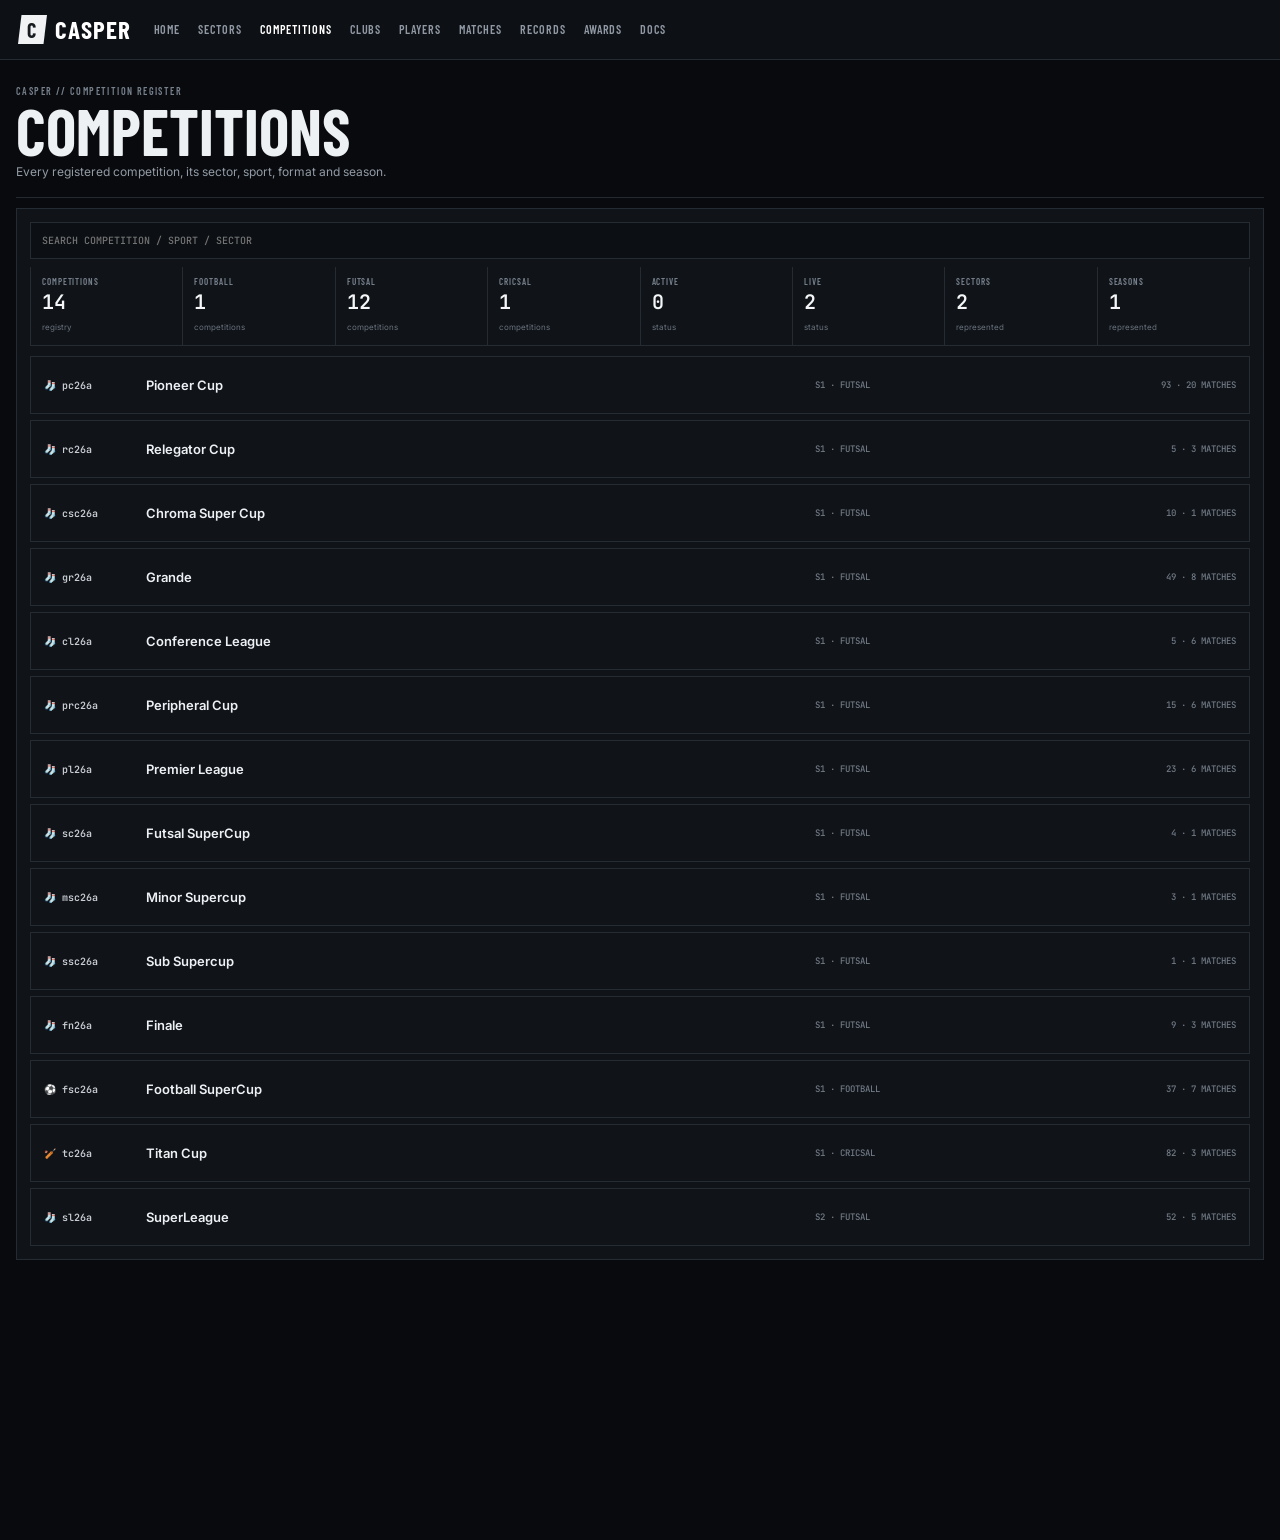
<file: competitions.html>
<!doctype html>
<html lang="en">
<head>
  <meta charset="utf-8">
  <meta name="viewport" content="width=device-width,initial-scale=1">
  <title>CASPER — Competitions</title>
  <link rel="stylesheet" href="css/style.css?v=24">
  <link rel="stylesheet" href="css/responsive.css?v=24">
</head>
<body data-page="competitions">
<header class="topbar">
  <a class="brand" href="index.html"><span class="brand-mark">C</span>CASPER</a>
  <nav>
    <a href="index.html">HOME</a>
    <a href="sectors.html">SECTORS</a>
    <a class="active" href="competitions.html">COMPETITIONS</a>
    <a href="clubs.html">CLUBS</a>
    <a href="players.html">PLAYERS</a>
    <a href="matches.html">MATCHES</a>
    <a href="records.html">RECORDS</a>
    <a href="awards.html">AWARDS</a>
    <a href="docs.html">DOCS</a>
  </nav>
</header>
<main>
  <section class="mast"><div><span class="eyebrow">CASPER // COMPETITION REGISTER</span><h1>COMPETITIONS</h1><p>Every registered competition, its sector, sport, format and season.</p></div></section>
  <section class="box" style="margin-top:10px"><input id="filter" placeholder="SEARCH COMPETITION / SPORT / SECTOR"><div id="directory" style="margin-top:8px"></div></section>
<div class="page-end-pad"></div>
</main>
<script src="js/csn.js?v=24"></script>
<script src="js/data.js?v=24"></script>
<script src="js/entity-honors.js?v=24"></script>
<script src="js/pages.js?v=24"></script>
</body>
</html>
</file>
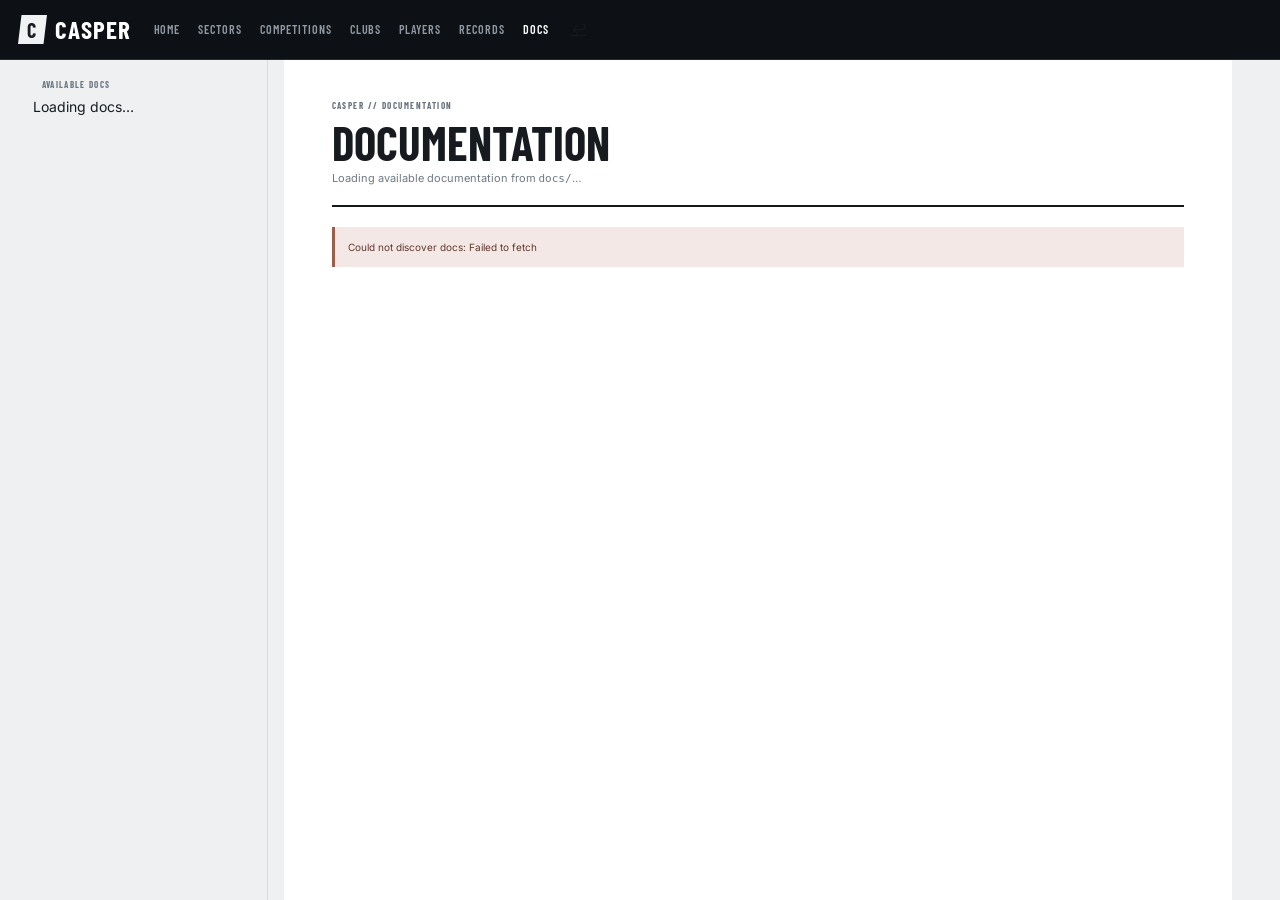
<file: docs.html>
<!doctype html>
<html lang="en">
<head><meta charset="utf-8"><meta name="viewport" content="width=device-width,initial-scale=1"><title>CASPER — Docs</title><link rel="stylesheet" href="css/style.css?v=21"></head>
<body class="docs-body">
<header class="topbar docs-topbar"><a class="brand" href="index.html"><span class="brand-mark">C</span>CASPER</a><nav><a href="index.html">HOME</a><a href="index.html#sectors">SECTORS</a><a href="index.html#competitions">COMPETITIONS</a><a href="index.html#clubs">CLUBS</a><a href="index.html#players">PLAYERS</a><a href="index.html#records">RECORDS</a><a class="active" href="docs.html">DOCS</a></nav><a class="search" href="index.html">↩</a></header>
<div class="docs-shell"><aside class="docs-sidebar"><div class="side-label">AVAILABLE DOCS</div><div id="doc-list">Loading docs…</div></aside><main class="docs-content"><div class="doc-head"><span class="doc-kicker">CASPER // DOCUMENTATION</span><h1 id="title">DOCUMENTATION</h1><p id="subtitle">Loading available documentation from <code>docs/</code>…</p></div><div class="status" id="status">Discovering Markdown files in <code>docs/</code>.</div><article class="markdown" id="markdown"></article></main></div>
<script>
const root='docs/',list=document.getElementById('doc-list'),md=document.getElementById('markdown'),title=document.getElementById('title'),subtitle=document.getElementById('subtitle'),status=document.getElementById('status');let docs=[];
const escape=s=>s.replace(/&/g,'&amp;').replace(/</g,'&lt;').replace(/>/g,'&gt;');
function inline(s){s=escape(s).replace(/`([^`]+)`/g,'<code>$1</code>').replace(/\*\*([^*]+)\*\*/g,'<strong>$1</strong>').replace(/\*([^*]+)\*/g,'<em>$1</em>').replace(/\[([^\]]+)\]\(([^)]+)\)/g,'<a href="$2">$1</a>');return s}
function render(src){const a=src.replace(/\r/g,'').split('\n'),o=[];let i=0,c=false,b=[];while(i<a.length){const l=a[i];if(l.startsWith('```')){if(!c){c=true;b=[]}else{o.push('<pre><code>'+escape(b.join('\n'))+'</code></pre>');c=false}i++;continue}if(c){b.push(l);i++;continue}if(!l.trim()){i++;continue}if(/^#{1,4} /.test(l)){const n=l.match(/^#+/)[0].length;o.push('<h'+n+'>'+inline(l.slice(n+1))+'</h'+n+'>');i++;continue}if(/^---+$/.test(l.trim())){o.push('<hr>');i++;continue}if(l.startsWith('> ')){o.push('<blockquote>'+inline(l.slice(2))+'</blockquote>');i++;continue}if(/^[-*] /.test(l)){const x=[];while(i<a.length&&/^[-*] /.test(a[i])){x.push('<li>'+inline(a[i].slice(2))+'</li>');i++}o.push('<ul>'+x.join('')+'</ul>');continue}if(/^\d+\. /.test(l)){const x=[];while(i<a.length&&/^\d+\. /.test(a[i])){x.push('<li>'+inline(a[i].replace(/^\d+\. /,''))+'</li>');i++}o.push('<ol>'+x.join('')+'</ol>');continue}if(l.includes('|')&&i+1<a.length&&/^\s*\|?\s*:?-+:?/.test(a[i+1])){const p=x=>x.trim().replace(/^\||\|$/g,'').split('|').map(v=>v.trim()),h=p(l),r=[];let j=i+2;while(j<a.length&&a[j].includes('|')){r.push(p(a[j]));j++}o.push('<table><thead><tr>'+h.map(x=>'<th>'+inline(x)+'</th>').join('')+'</tr></thead><tbody>'+r.map(x=>'<tr>'+x.map(y=>'<td>'+inline(y)+'</td>').join('')+'</tr>').join('')+'</tbody></table>');i=j;continue}const p=[l];i++;while(i<a.length&&a[i].trim()&&!/^#{1,4} /.test(a[i])&&!/^```/.test(a[i])&&!/^[-*] /.test(a[i])&&!/^\d+\. /.test(a[i])&&!a[i].includes('|')){p.push(a[i]);i++}o.push('<p>'+inline(p.join(' '))+'</p>')}return o.join('')}
const name=p=>p.split('/').pop().replace(/\.md$/i,'').replace(/[_-]+/g,' ').replace(/\b\w/g,x=>x.toUpperCase());
function renderList(){list.innerHTML=docs.map(d=>'<a class="doclink" href="?doc='+encodeURIComponent(d.name)+'" data-name="'+d.name+'">'+name(d.name)+'<small>'+d.name+'</small></a>').join('')}
async function openDoc(file){document.querySelectorAll('.doclink').forEach(x=>x.classList.toggle('active',x.dataset.name===file));title.textContent=name(file);subtitle.textContent='CASPER documentation · docs/'+file;try{const r=await fetch(root+file+'?v='+Date.now());if(!r.ok)throw Error('Unable to load '+file);md.innerHTML=render(await r.text());document.title='CASPER — '+name(file)}catch(e){md.innerHTML='<div class="error">'+e.message+'</div>'}}
async function discover(){try{const r=await fetch('https://api.github.com/repos/Anish-C2/Experiments/contents/docs');if(!r.ok)throw Error('GitHub API returned '+r.status);docs=(await r.json()).filter(x=>x.type==='file'&&x.name.toLowerCase().endsWith('.md')).sort((a,b)=>a.name.localeCompare(b.name));if(!docs.length)throw Error('No Markdown files found in docs/');renderList();const wanted=new URLSearchParams(location.search).get('doc'),first=docs.find(x=>x.name===wanted)||docs[0];await openDoc(first.name);status.textContent=docs.length+' Markdown document'+(docs.length===1?'':'s')+' discovered from docs/.'}catch(e){status.className='error';status.textContent='Could not discover docs: '+e.message}}
discover();
</script></body></html>
</file>
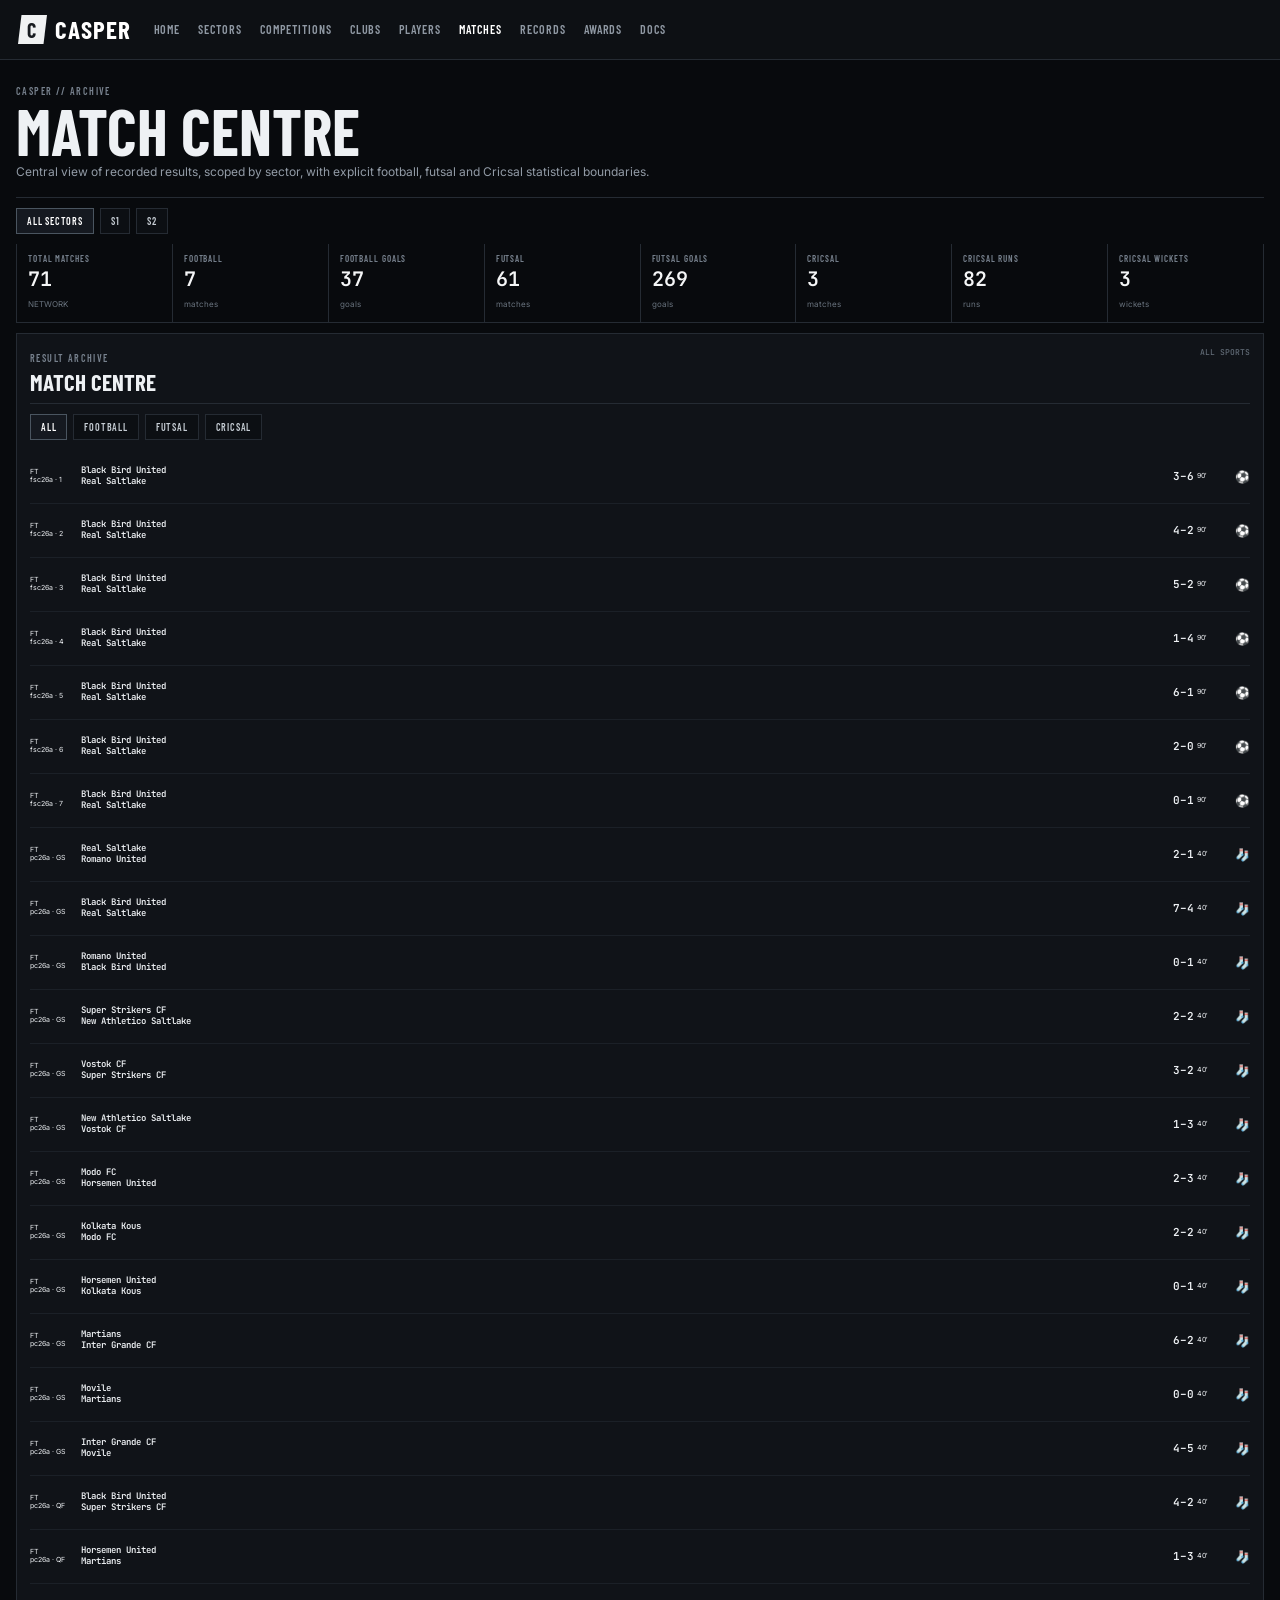
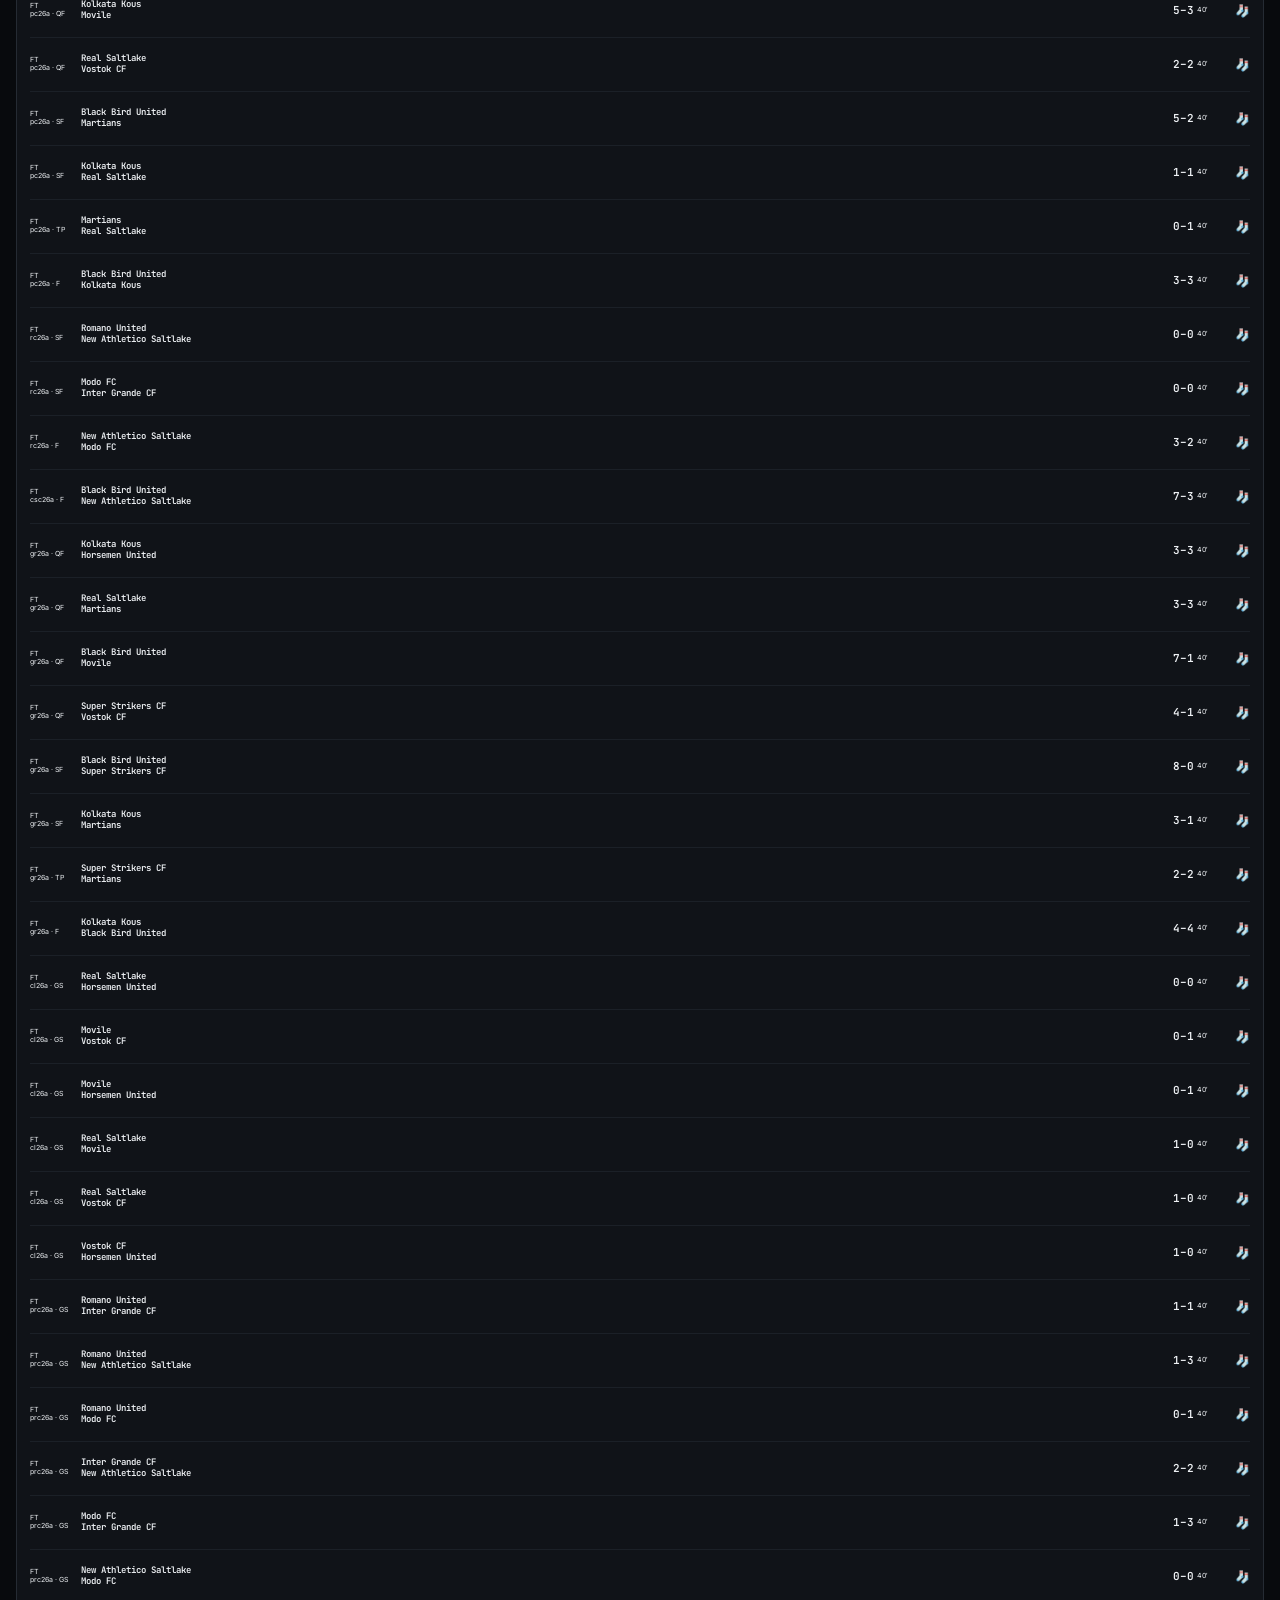
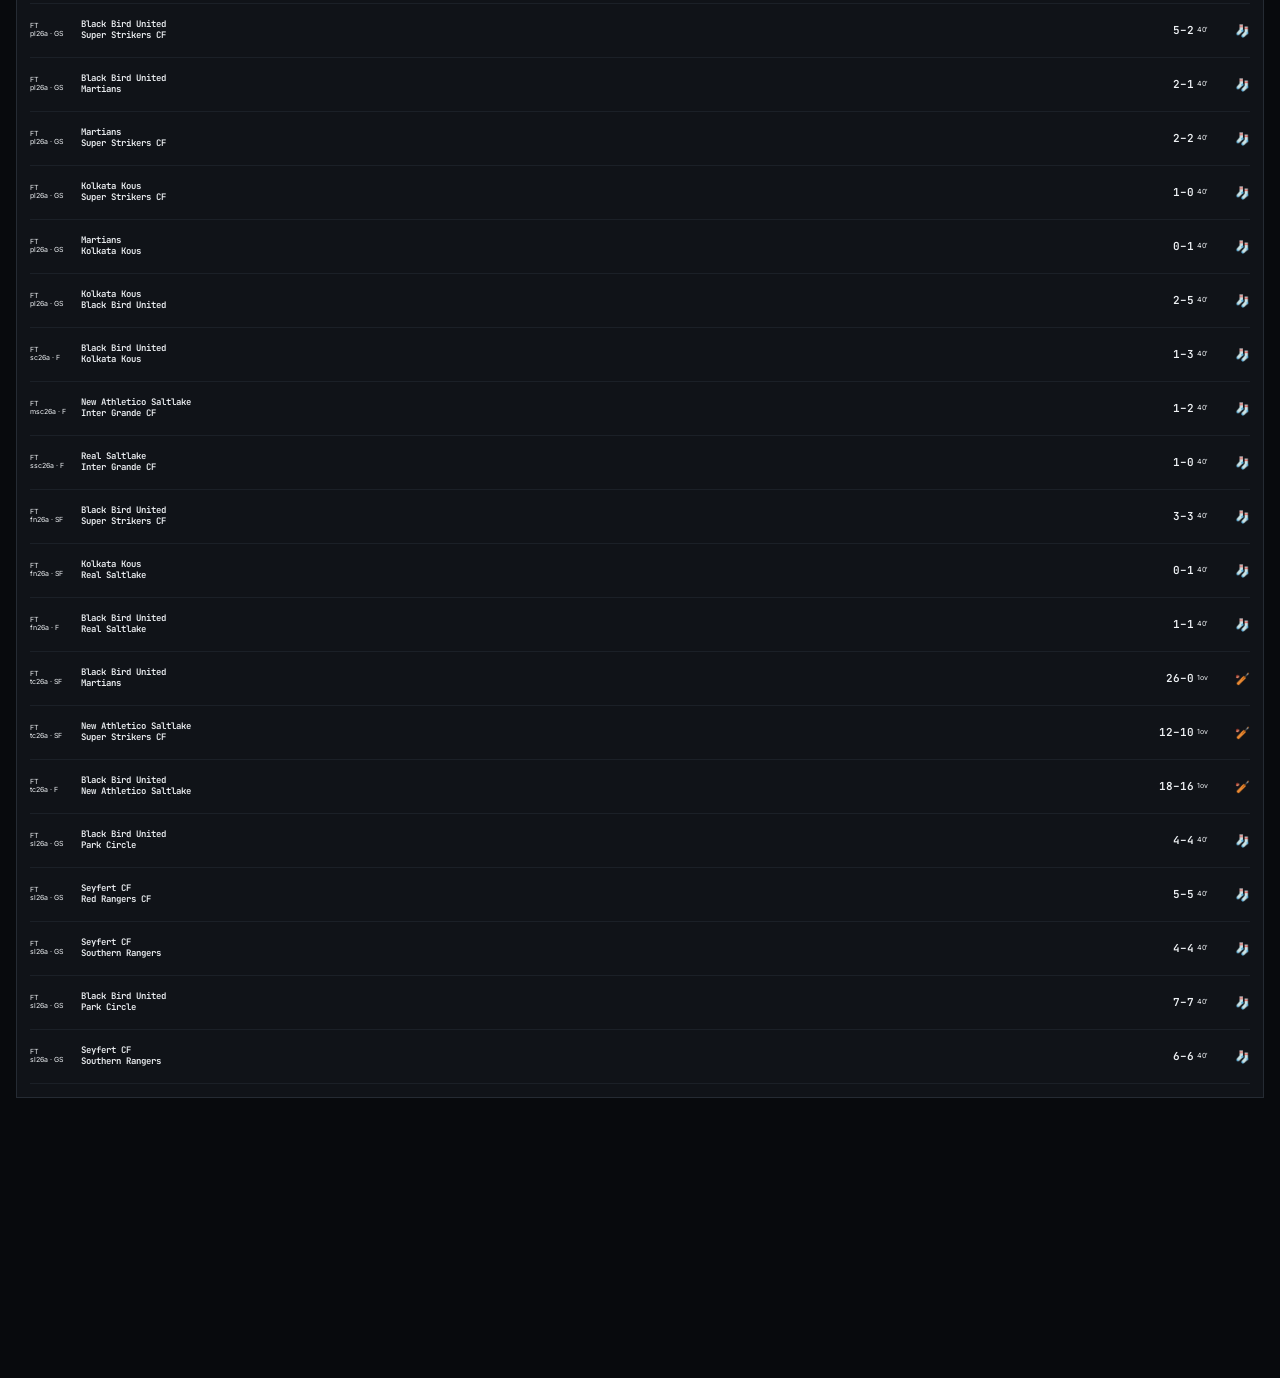
<file: matches.html>
<!doctype html>
<html lang="en">
<head>
  <meta charset="utf-8">
  <meta name="viewport" content="width=device-width,initial-scale=1">
  <title>CASPER — Match Centre</title>
  <link rel="stylesheet" href="css/style.css?v=25">
  <link rel="stylesheet" href="css/responsive.css?v=25">
</head>
<body data-page="matches">
<header class="topbar">
  <a class="brand" href="index.html"><span class="brand-mark">C</span>CASPER</a>
  <nav>
    <a href="index.html">HOME</a>
    <a href="sectors.html">SECTORS</a>
    <a href="competitions.html">COMPETITIONS</a>
    <a href="clubs.html">CLUBS</a>
    <a href="players.html">PLAYERS</a>
    <a class="active" href="matches.html">MATCHES</a>
    <a href="records.html">RECORDS</a>
    <a href="awards.html">AWARDS</a>
    <a href="docs.html">DOCS</a>
  </nav>
</header>
<main>
  <section class="mast"><div><span class="eyebrow">CASPER // ARCHIVE</span><h1>MATCH CENTRE</h1><p>Central view of recorded results, scoped by sector, with explicit football, futsal and Cricsal statistical boundaries.</p></div></section>
  <div id="directory"></div>
<div class="page-end-pad"></div>
</main>
<script src="js/csn.js?v=25"></script>
<script src="js/data.js?v=25"></script>
<script src="js/entity-honors.js?v=25"></script>
<script src="js/scope-pages.js?v=25"></script>
</body>
</html>
</file>
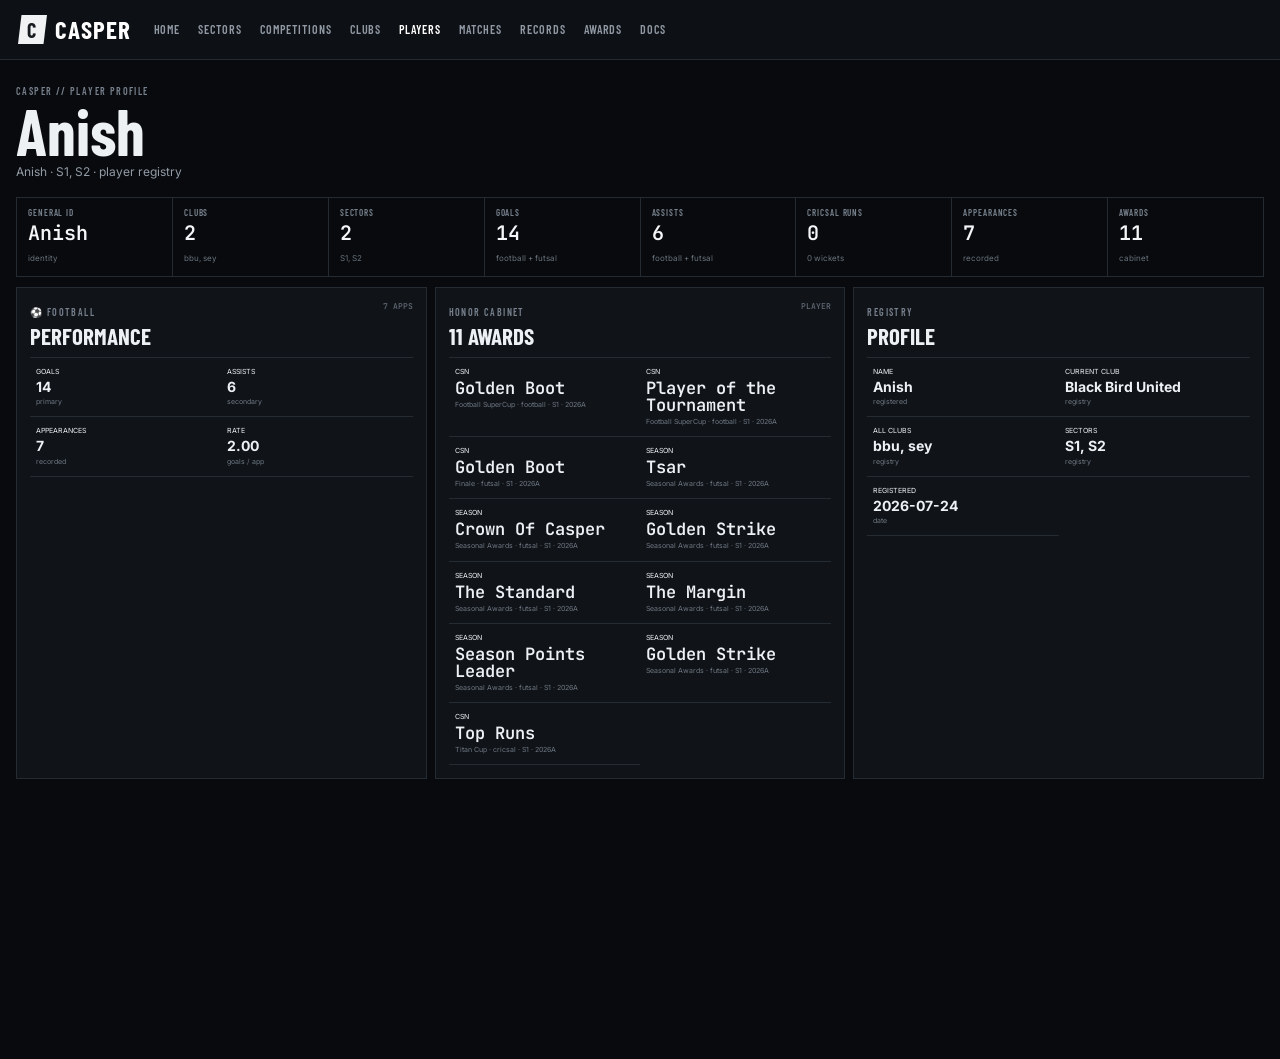
<file: player.html>
<!doctype html>
<html lang="en">
<head>
  <meta charset="utf-8">
  <meta name="viewport" content="width=device-width,initial-scale=1">
  <title>CASPER — Player</title>
  <link rel="stylesheet" href="css/style.css?v=25">
  <link rel="stylesheet" href="css/responsive.css?v=25">
</head>
<body data-page="player">
<header class="topbar">
  <a class="brand" href="index.html"><span class="brand-mark">C</span>CASPER</a>
  <nav>
    <a href="index.html">HOME</a>
    <a href="sectors.html">SECTORS</a>
    <a href="competitions.html">COMPETITIONS</a>
    <a href="clubs.html">CLUBS</a>
    <a class="active" href="players.html">PLAYERS</a>
    <a href="matches.html">MATCHES</a>
    <a href="records.html">RECORDS</a>
    <a href="awards.html">AWARDS</a>
    <a href="docs.html">DOCS</a>
  </nav>
</header>
<main>
  <section class="mast"><div><span class="eyebrow">CASPER // PLAYER PROFILE</span><h1 id="page-title">PLAYER</h1><p id="page-sub">Loading…</p></div></section>
  <section id="directory" class="detail-directory"></section>
<div class="page-end-pad"></div>
</main>
<script src="js/csn.js?v=25"></script>
<script src="js/data.js?v=25"></script>
<script src="js/entity-honors.js?v=25"></script>
<script src="js/pages.js?v=25"></script>
</body>
</html>
</file>
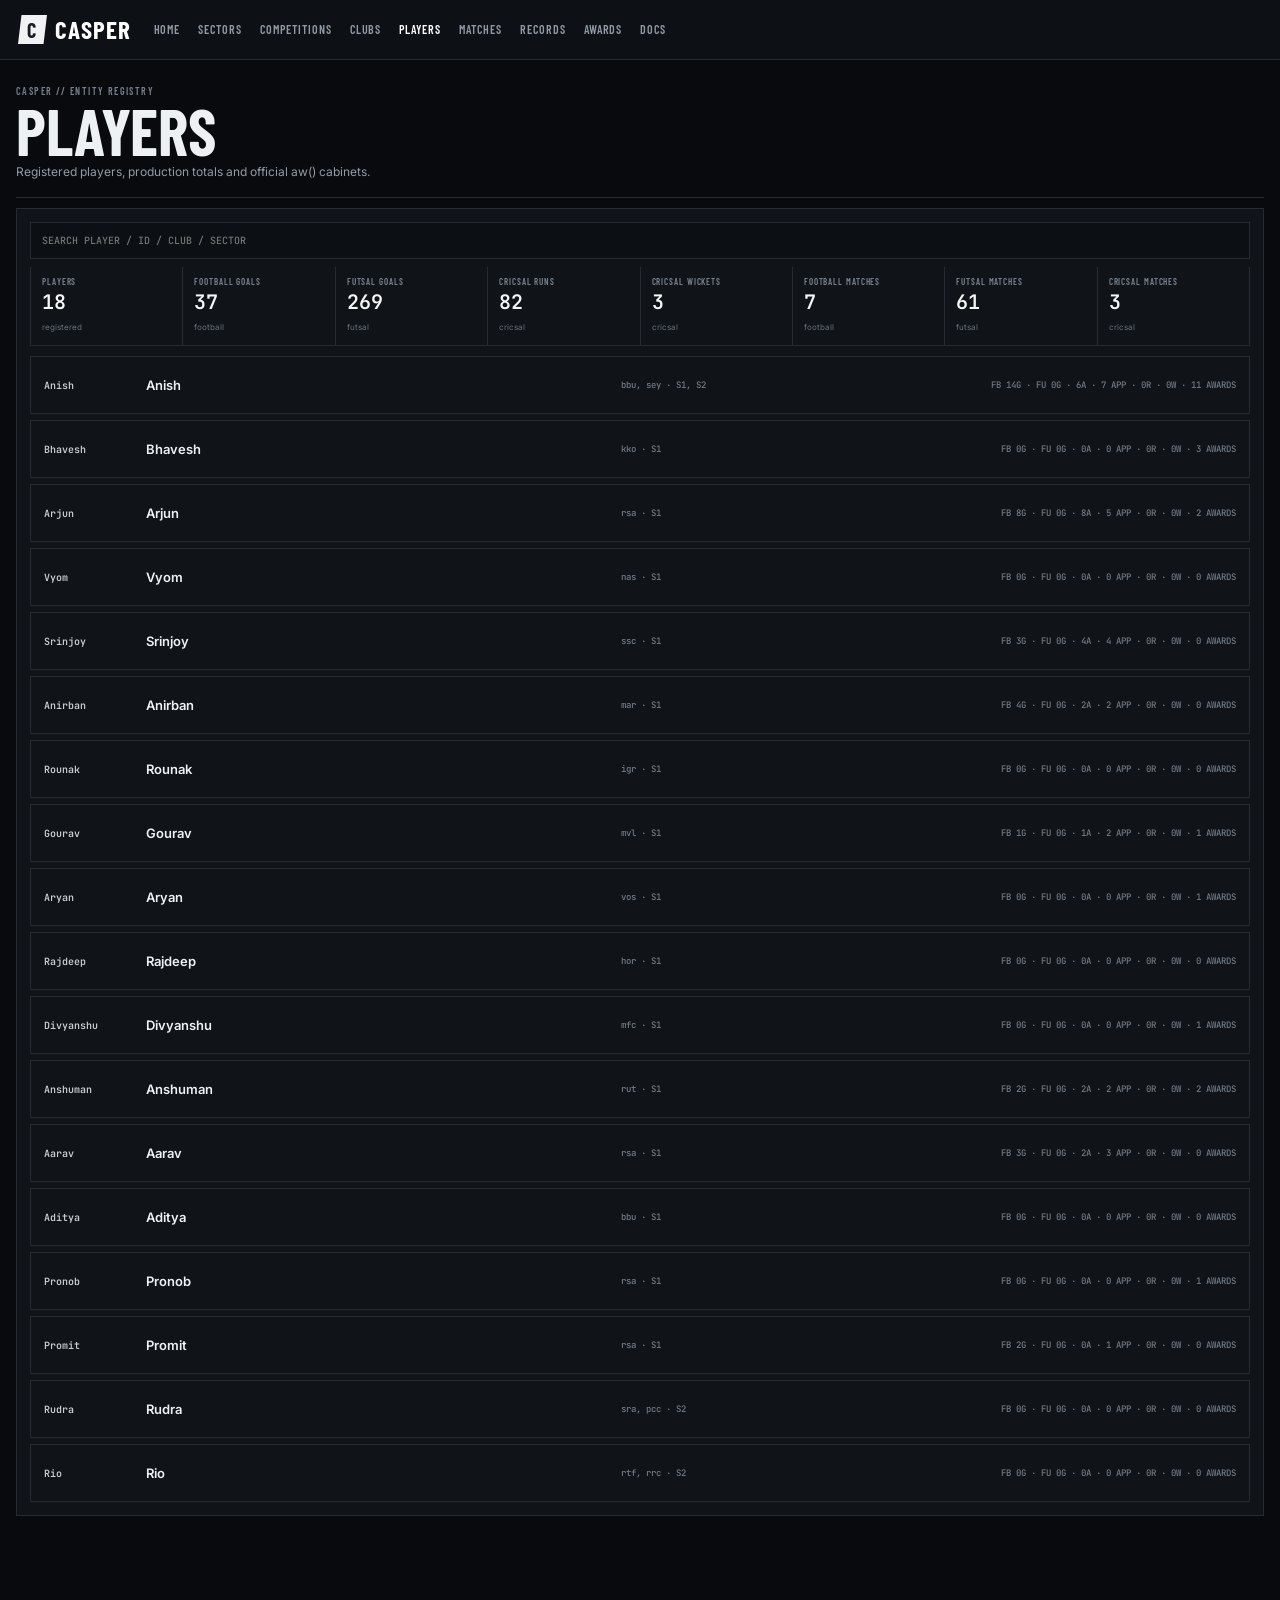
<file: players.html>
<!doctype html>
<html lang="en">
<head>
  <meta charset="utf-8">
  <meta name="viewport" content="width=device-width,initial-scale=1">
  <title>CASPER — Players</title>
  <link rel="stylesheet" href="css/style.css?v=25">
  <link rel="stylesheet" href="css/responsive.css?v=25">
</head>
<body data-page="players">
<header class="topbar">
  <a class="brand" href="index.html"><span class="brand-mark">C</span>CASPER</a>
  <nav>
    <a href="index.html">HOME</a>
    <a href="sectors.html">SECTORS</a>
    <a href="competitions.html">COMPETITIONS</a>
    <a href="clubs.html">CLUBS</a>
    <a class="active" href="players.html">PLAYERS</a>
    <a href="matches.html">MATCHES</a>
    <a href="records.html">RECORDS</a>
    <a href="awards.html">AWARDS</a>
    <a href="docs.html">DOCS</a>
  </nav>
</header>
<main>
  <section class="mast"><div><span class="eyebrow">CASPER // ENTITY REGISTRY</span><h1>PLAYERS</h1><p>Registered players, production totals and official aw() cabinets.</p></div></section>
  <section class="box" style="margin-top:10px"><input id="filter" placeholder="SEARCH PLAYER / ID / CLUB / SECTOR"><div id="directory" style="margin-top:8px"></div></section>
<div class="page-end-pad"></div>
</main>
<script src="js/csn.js?v=25"></script>
<script src="js/data.js?v=25"></script>
<script src="js/entity-honors.js?v=25"></script>
<script src="js/pages.js?v=25"></script>
</body>
</html>
</file>
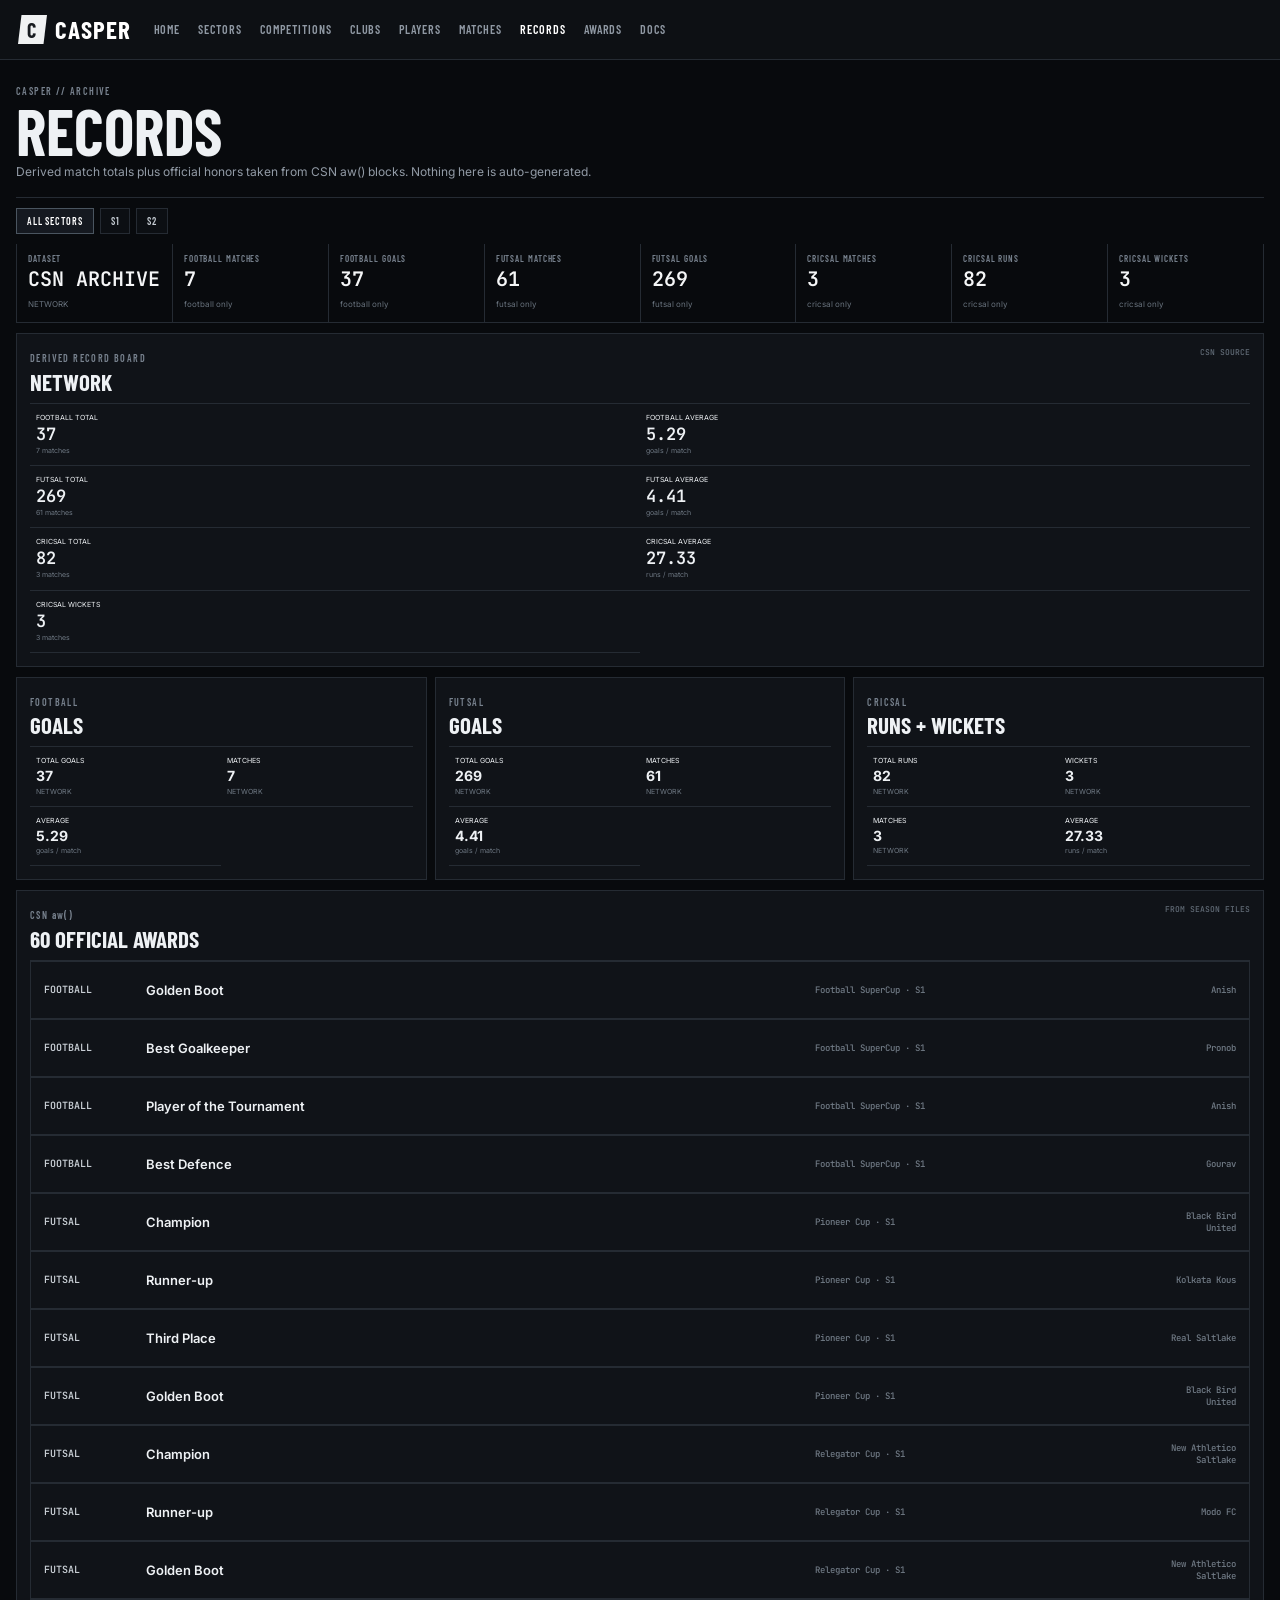
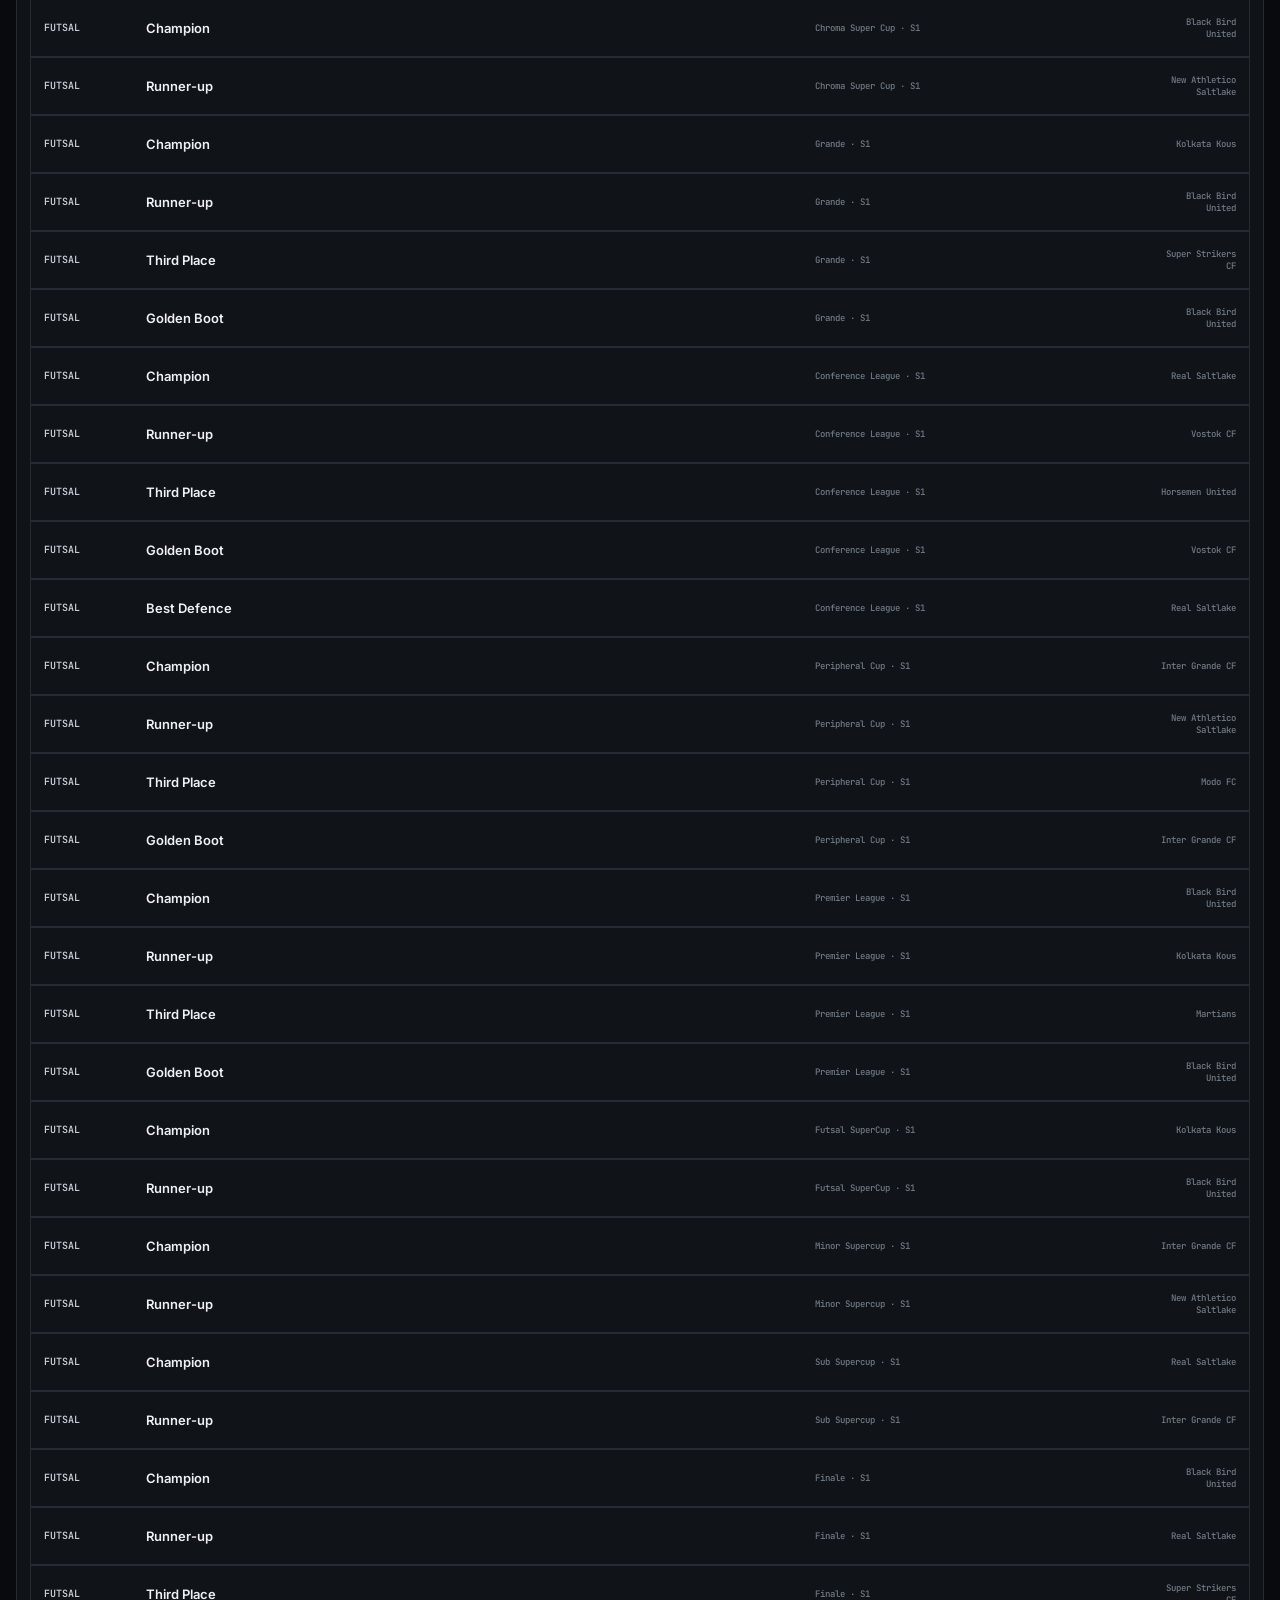
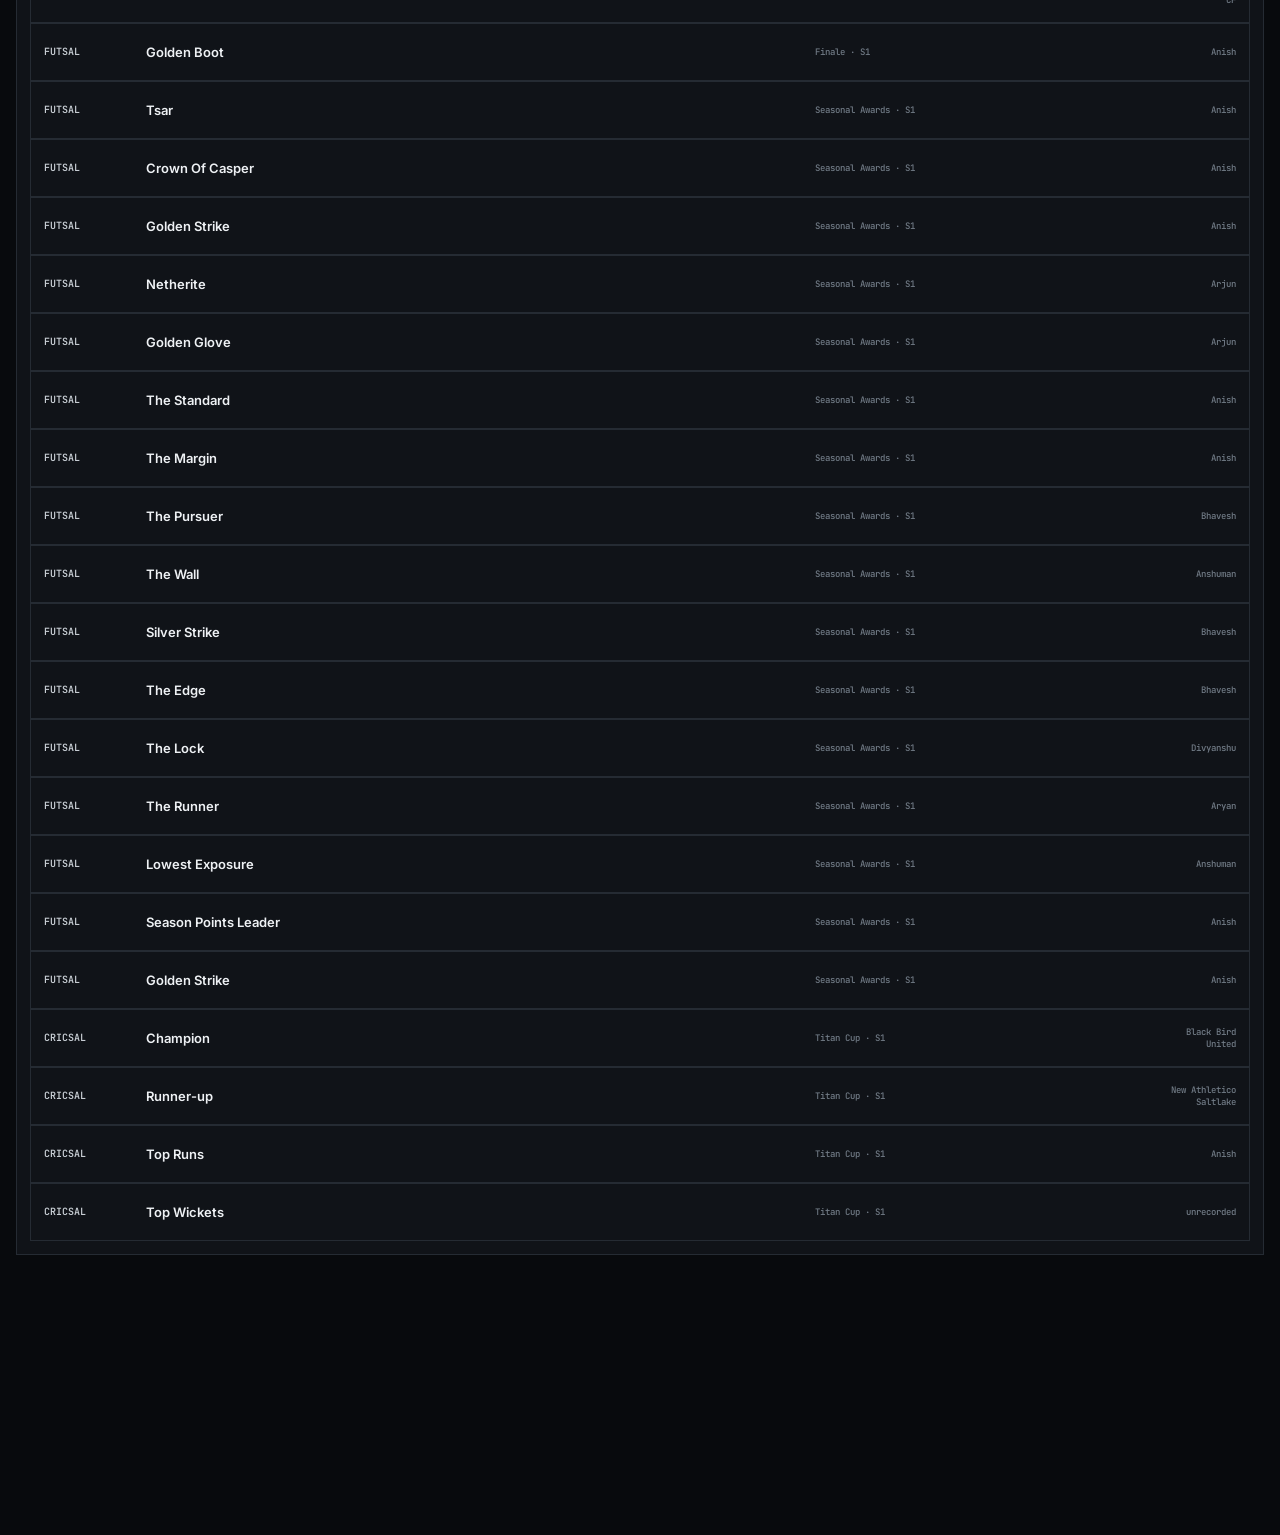
<file: records.html>
<!doctype html>
<html lang="en">
<head>
  <meta charset="utf-8">
  <meta name="viewport" content="width=device-width,initial-scale=1">
  <title>CASPER — Records</title>
  <link rel="stylesheet" href="css/style.css?v=25">
  <link rel="stylesheet" href="css/responsive.css?v=25">
</head>
<body data-page="records">
<header class="topbar">
  <a class="brand" href="index.html"><span class="brand-mark">C</span>CASPER</a>
  <nav>
    <a href="index.html">HOME</a>
    <a href="sectors.html">SECTORS</a>
    <a href="competitions.html">COMPETITIONS</a>
    <a href="clubs.html">CLUBS</a>
    <a href="players.html">PLAYERS</a>
    <a href="matches.html">MATCHES</a>
    <a class="active" href="records.html">RECORDS</a>
    <a href="awards.html">AWARDS</a>
    <a href="docs.html">DOCS</a>
  </nav>
</header>
<main>
  <section class="mast"><div><span class="eyebrow">CASPER // ARCHIVE</span><h1>RECORDS</h1><p>Derived match totals plus official honors taken from CSN aw() blocks. Nothing here is auto-generated.</p></div></section>
  <div id="directory"></div>
<div class="page-end-pad"></div>
</main>
<script src="js/csn.js?v=25"></script>
<script src="js/data.js?v=25"></script>
<script src="js/entity-honors.js?v=25"></script>
<script src="js/scope-pages.js?v=25"></script>
</body>
</html>
</file>
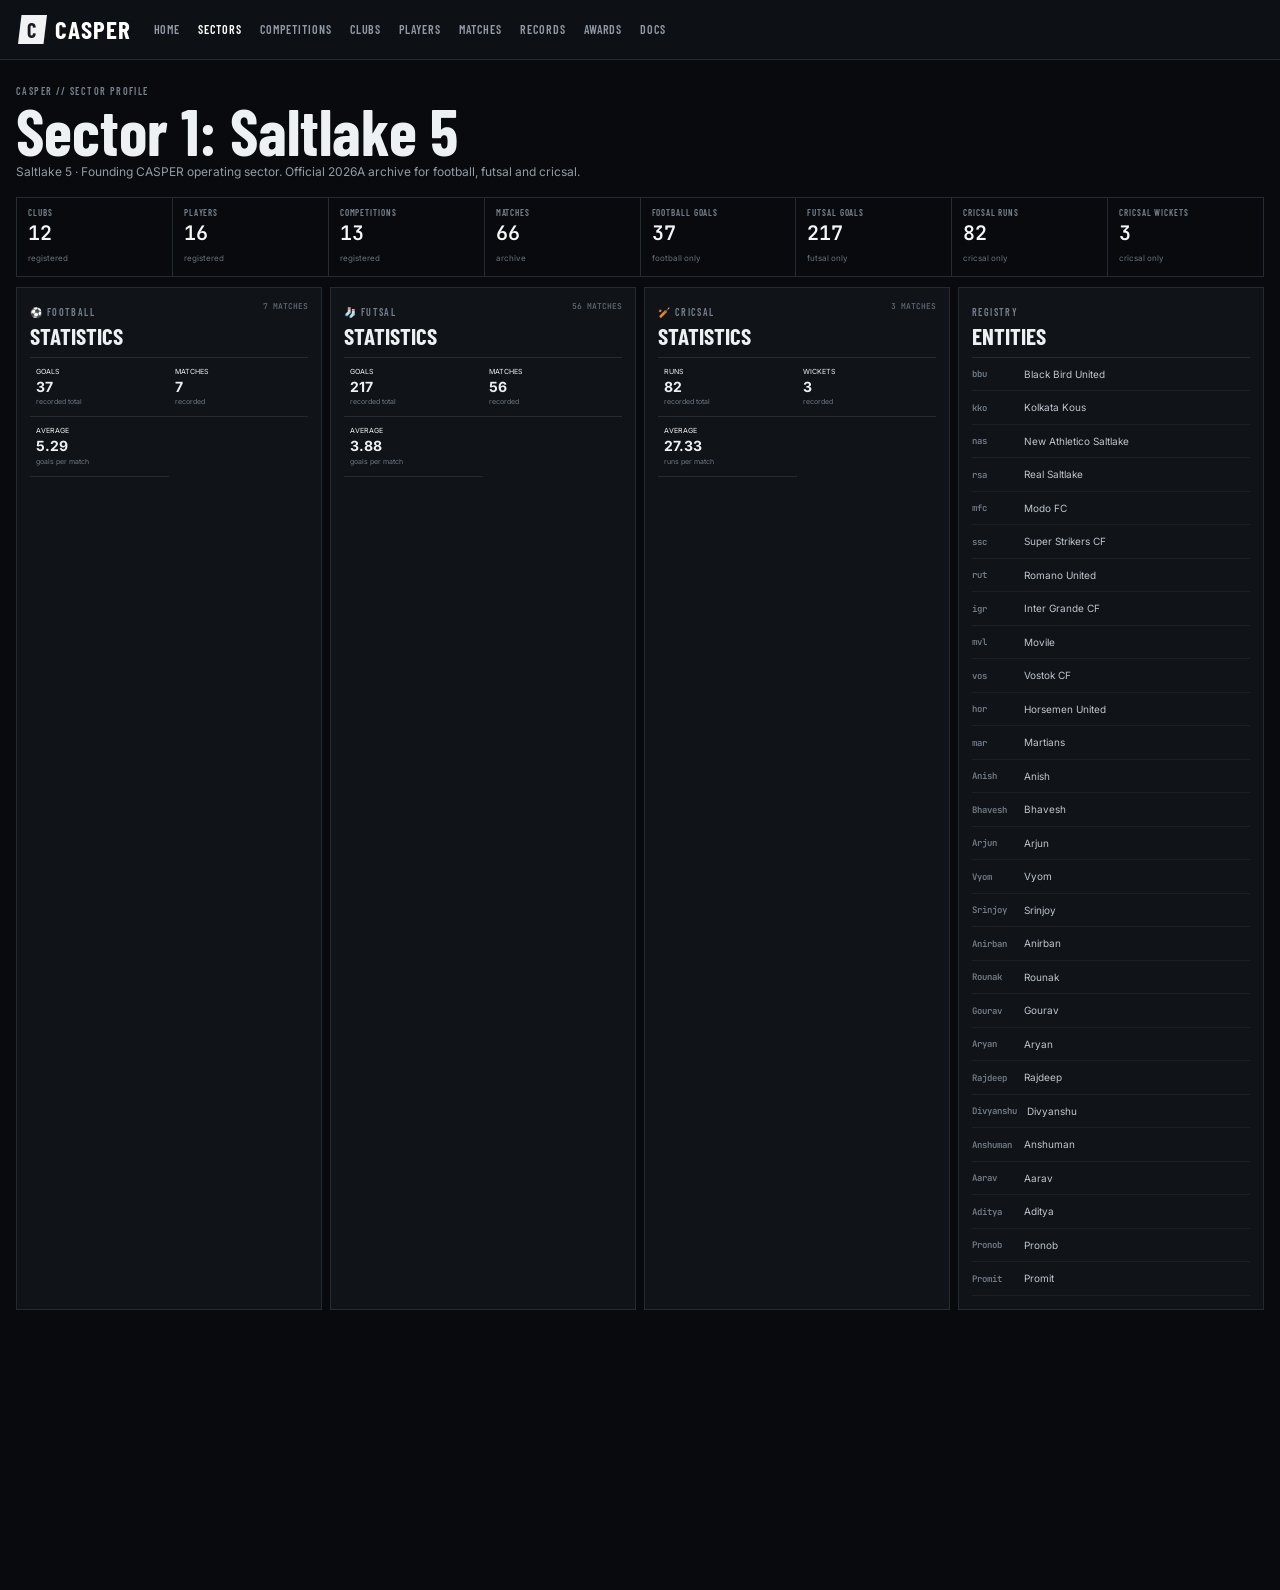
<file: sector.html>
<!doctype html>
<html lang="en">
<head>
  <meta charset="utf-8">
  <meta name="viewport" content="width=device-width,initial-scale=1">
  <title>CASPER — Sector</title>
  <link rel="stylesheet" href="css/style.css?v=24">
  <link rel="stylesheet" href="css/responsive.css?v=24">
</head>
<body data-page="sector">
<header class="topbar">
  <a class="brand" href="index.html"><span class="brand-mark">C</span>CASPER</a>
  <nav>
    <a href="index.html">HOME</a>
    <a class="active" href="sectors.html">SECTORS</a>
    <a href="competitions.html">COMPETITIONS</a>
    <a href="clubs.html">CLUBS</a>
    <a href="players.html">PLAYERS</a>
    <a href="matches.html">MATCHES</a>
    <a href="records.html">RECORDS</a>
    <a href="awards.html">AWARDS</a>
    <a href="docs.html">DOCS</a>
  </nav>
</header>
<main>
  <section class="mast"><div><span class="eyebrow">CASPER // SECTOR PROFILE</span><h1 id="page-title">SECTOR</h1><p id="page-sub">Loading…</p></div></section>
  <section id="directory" class="detail-directory"></section>
<div class="page-end-pad"></div>
</main>
<script src="js/csn.js?v=24"></script>
<script src="js/data.js?v=24"></script>
<script src="js/entity-honors.js?v=24"></script>
<script src="js/pages.js?v=24"></script>
</body>
</html>
</file>
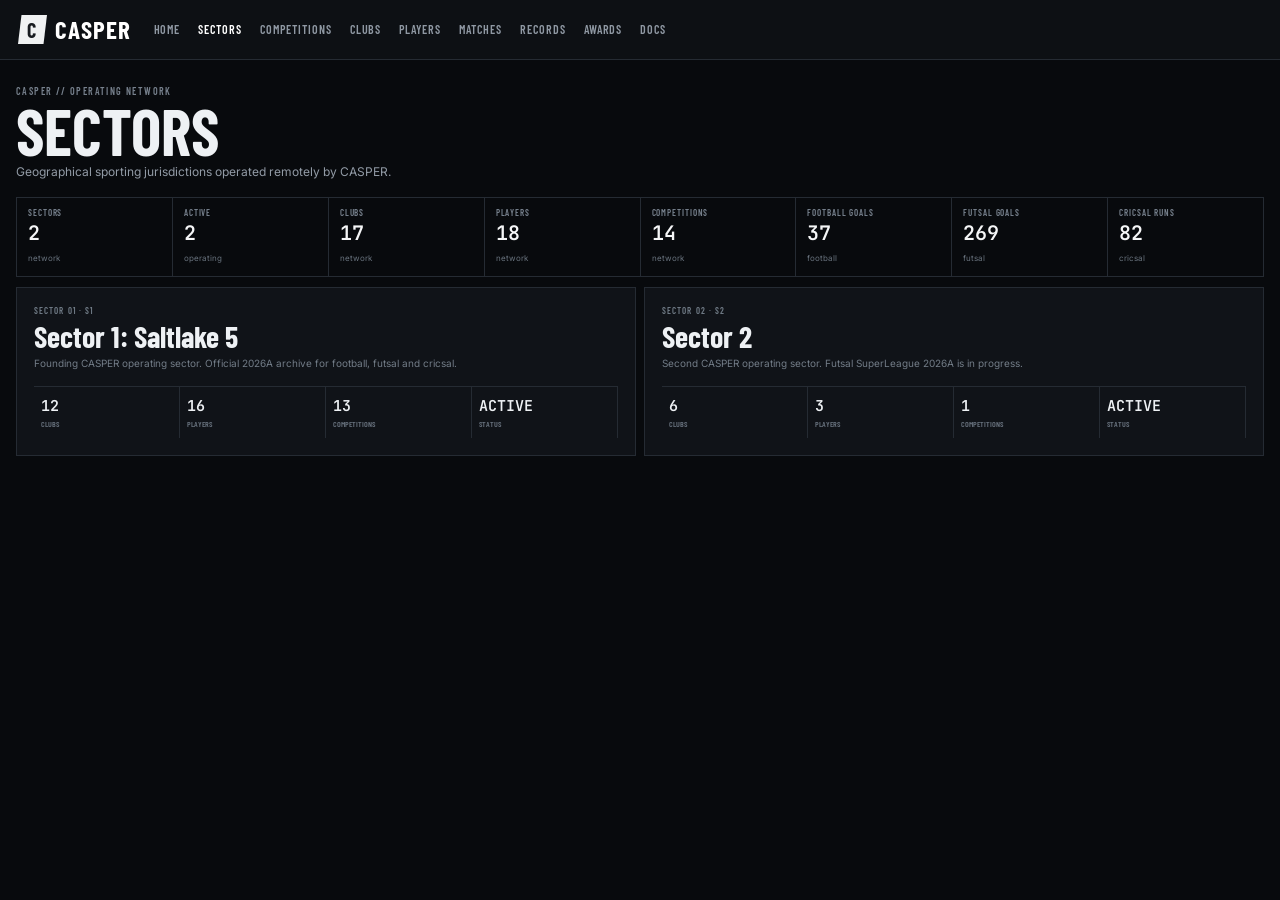
<file: sectors.html>
<!doctype html>
<html lang="en">
<head>
  <meta charset="utf-8">
  <meta name="viewport" content="width=device-width,initial-scale=1">
  <title>CASPER — Sectors</title>
  <link rel="stylesheet" href="css/style.css?v=24">
  <link rel="stylesheet" href="css/responsive.css?v=24">
</head>
<body data-page="sectors">
<header class="topbar">
  <a class="brand" href="index.html"><span class="brand-mark">C</span>CASPER</a>
  <nav>
    <a href="index.html">HOME</a>
    <a class="active" href="sectors.html">SECTORS</a>
    <a href="competitions.html">COMPETITIONS</a>
    <a href="clubs.html">CLUBS</a>
    <a href="players.html">PLAYERS</a>
    <a href="matches.html">MATCHES</a>
    <a href="records.html">RECORDS</a>
    <a href="awards.html">AWARDS</a>
    <a href="docs.html">DOCS</a>
  </nav>
</header>
<main>
  <section class="mast"><div><span class="eyebrow">CASPER // OPERATING NETWORK</span><h1>SECTORS</h1><p>Geographical sporting jurisdictions operated remotely by CASPER.</p></div></section>
  <section id="directory" class="sector-directory"></section>
<div class="page-end-pad"></div>
</main>
<script src="js/csn.js?v=24"></script>
<script src="js/data.js?v=24"></script>
<script src="js/entity-honors.js?v=24"></script>
<script src="js/pages.js?v=24"></script>
</body>
</html>
</file>
<file: css/style.css>
@import url('https://fonts.googleapis.com/css2?family=Barlow+Condensed:wght@500;600;700&family=Inter:wght@400;500;600;700&family=JetBrains+Mono:wght@500;600&display=swap');
:root{--bg:#080a0d;--panel:#101318;--panel2:#0c0f13;--line:#252b33;--line2:#1b2027;--text:#eef1f4;--muted:#77818d;--paper:#f0f2f3;--ink:#171b20;--paperline:#d6dbe0}*{box-sizing:border-box}html{scroll-behavior:smooth;overflow-x:hidden}body{margin:0;background:var(--bg);color:var(--text);font:14px/1.45 Inter,Arial,sans-serif;overflow-x:hidden}a{color:inherit}.topbar{position:sticky;top:0;z-index:100;height:60px;background:#0d1014;border-bottom:1px solid var(--line);display:flex;align-items:center;padding:0 18px;gap:22px}.brand{display:flex;align-items:center;gap:8px;text-decoration:none;color:#fff;font:700 25px/.9 'Barlow Condensed';letter-spacing:.05em;white-space:nowrap}.brand-mark{display:grid;place-items:center;width:29px;height:29px;background:var(--paper);color:var(--ink);font:700 20px/.9 'Barlow Condensed';clip-path:polygon(12% 0,100% 0,88% 100%,0 100%)}.topbar nav{display:flex;gap:18px;min-width:0;overflow:auto;scrollbar-width:none}.topbar nav::-webkit-scrollbar{display:none}.topbar nav a{color:#8f98a3;text-decoration:none;font:600 12px/.9 'Barlow Condensed';letter-spacing:.08em;white-space:nowrap}.topbar nav a:hover,.topbar nav a.active{color:#fff}main,.site-footer{width:calc(100% - 32px);max-width:1600px;margin:0 auto}.mast{display:grid;grid-template-columns:minmax(0,1fr) 310px;gap:18px;padding:20px 0 17px;border-bottom:1px solid var(--line)}.eyebrow,.mast small,.box header small,.sector-card header small{font:600 10px/1 'Barlow Condensed';letter-spacing:.14em;color:var(--muted)}.mast h1{margin:5px 0;font:700 clamp(43px,5vw,70px)/.82 'Barlow Condensed'}.mast p{margin:0;color:#929ba6;max-width:780px;font-size:12px}.mast-grid{display:grid;grid-template-columns:1fr 1fr;border-left:1px solid var(--line);border-top:1px solid var(--line)}.mast-grid span{padding:9px 12px;border-right:1px solid var(--line);border-bottom:1px solid var(--line);font:600 9px/1.1 'Barlow Condensed';letter-spacing:.1em;color:var(--muted)}.mast-grid strong{display:block;margin-top:5px;color:#fff;font:600 22px/1 JetBrains Mono}.ticker{height:35px;display:flex;align-items:center;gap:11px;overflow:hidden;white-space:nowrap;border-bottom:1px solid var(--line);color:#7e8792;font:500 9px JetBrains Mono}.ticker b{background:var(--paper);color:var(--ink);padding:4px 6px;font:700 9px/1 'Barlow Condensed';letter-spacing:.1em}.ticker strong{color:#e7eaed}.stats{display:grid;grid-template-columns:repeat(8,minmax(0,1fr));border-left:1px solid var(--line);border-bottom:1px solid var(--line)}.stats div{min-width:0;padding:10px 11px;border-right:1px solid var(--line)}.stats small{display:block;color:var(--muted);font:600 9px/1 'Barlow Condensed';letter-spacing:.1em}.stats strong{display:block;margin:6px 0 3px;color:#f5f6f7;font:600 20px/1 JetBrains Mono;white-space:nowrap}.stats span{color:#69737e;font-size:8px;white-space:nowrap}.sector-grid{display:grid;grid-template-columns:repeat(2,minmax(0,1fr));gap:8px;margin:10px 0}.sector-card{background:var(--panel);border:1px solid var(--line);padding:13px;min-width:0}.sector-card header,.box header{display:flex;justify-content:space-between;align-items:flex-start;gap:10px;border-bottom:1px solid var(--line);padding-bottom:9px}.sector-card h2,.box h2{margin:3px 0 0;font:700 24px/1 'Barlow Condensed'}.sector-card p{margin:3px 0;color:#68727e;font-size:9px}.live{font:600 8px/1 JetBrains Mono;padding:5px 6px;border:1px solid #48515b;color:#cbd1d7;white-space:nowrap}.sector-meta{display:grid;grid-template-columns:1.35fr repeat(3,1fr);margin:9px 0;border-bottom:1px solid var(--line)}.sector-meta span{padding:6px 7px;border-right:1px solid var(--line);min-width:0}.sector-meta small{display:block}.sector-meta strong{display:block;margin-top:3px;font:600 12px/1 JetBrains Mono;white-space:nowrap}.sport-split{display:grid;grid-template-columns:repeat(3,minmax(0,1fr));gap:5px}.sport-split div{min-width:0;padding:8px;background:var(--panel2);border:1px solid #20262d}.sport-split b{display:block;font:600 9px/1 'Barlow Condensed'}.sport-split strong{display:block;margin:5px 0 3px;font:600 12px/1.05 JetBrains Mono;white-space:nowrap}.sport-split span{display:block;color:#68727e;font-size:8px;white-space:nowrap}.data-grid{display:grid;grid-template-columns:minmax(0,1.9fr) minmax(300px,.95fr) minmax(250px,.78fr);grid-template-areas:'clubs players results' 'clubs comps results' 'records comps form';gap:8px;margin-top:8px}.box{background:var(--panel);border:1px solid var(--line);padding:13px;min-width:0}.box h2{font-size:23px}.box header>span{color:#626c77;font:500 8px JetBrains Mono;text-align:right;white-space:nowrap}.box.mega{grid-area:clubs}.players-box{grid-area:players}.results-box{grid-area:results}.box.wide{grid-area:comps}.record-box{grid-area:records}.form-box{grid-area:form}.table-scroll{width:100%;overflow:auto}.club-head,.club-row{display:grid;grid-template-columns:28px minmax(120px,1.8fr) 42px repeat(6,minmax(34px,.55fr)) minmax(48px,.7fr) minmax(50px,.7fr);align-items:center}.club-head{padding:8px 4px 6px;color:#606a76;font:600 8px/1 'Barlow Condensed';letter-spacing:.08em;border-bottom:1px solid var(--line)}.club-row{min-height:43px;border-bottom:1px solid var(--line2);font:500 9px/1 JetBrains Mono}.club-row strong{font:600 11px Inter;color:#e9edf1}.club-row .form{font:600 8px JetBrains Mono;letter-spacing:1px}.player-head,.player-row{display:grid;grid-template-columns:25px minmax(95px,1fr) 38px 48px 42px 46px 38px;align-items:center}.player-head{padding:8px 3px 6px;color:#606a76;font:600 8px/1 'Barlow Condensed';border-bottom:1px solid var(--line)}.player-row{min-height:47px;border-bottom:1px solid var(--line2);font:500 8px JetBrains Mono}.player-row strong{display:block;color:#e9edf1;font:600 10px/1.05 Inter}.player-row small{display:block;margin-top:2px;color:#68727e;font-size:7px}.result{display:grid;grid-template-columns:48px minmax(48px,1fr) 48px 31px 19px;align-items:center;min-height:54px;border-bottom:1px solid var(--line2);gap:3px}.result small{font-size:7px;line-height:1.2}.result strong{font:600 9px/1.2 JetBrains Mono}.result b{font:600 11px/1 JetBrains Mono;text-align:right;white-space:nowrap}.result em{font-style:normal;font-size:12px;text-align:right}.comp-list{overflow:auto}.comp-row{display:grid;grid-template-columns:72px minmax(170px,1fr) 50px 65px 65px;align-items:center;min-height:49px;border-bottom:1px solid var(--line2);font:500 8px JetBrains Mono}.comp-row b{font-size:9px}.comp-row div strong{display:block;color:#e9edf1;font:600 10px Inter}.comp-row div small{display:block;color:#68727e;font-size:7px}.record-list,.form-grid{display:grid;grid-template-columns:repeat(2,minmax(0,1fr))}.record-list div,.form-grid div{padding:9px 6px;border-bottom:1px solid var(--line)}.record-list small,.record-list b,.record-list span{display:block}.record-list small{font-size:7px}.record-list b{margin:3px 0;font:600 17px/1 JetBrains Mono}.record-list span,.form-grid span{color:#6e7883;font-size:7px}.form-grid b{font:600 9px/1 'Barlow Condensed'}.form-grid strong{display:block;margin:4px 0;font:600 14px/1 JetBrains Mono;letter-spacing:1px}.site-footer{margin-top:22px;padding:16px 0;border-top:1px solid var(--line);display:flex;gap:20px;color:#68727e;font-size:8px}.site-footer b{color:#eef1f4}.data-error{margin:10px 0;padding:10px;background:#271714;border:1px solid #5a3128;color:#e0aaa0;font:600 9px JetBrains Mono}.data-health{position:fixed;right:12px;bottom:10px;z-index:90;background:#0d1014;border:1px solid #2b333b;padding:6px 8px;color:#7e8994;font:600 8px JetBrains Mono;opacity:.8}
.directory{display:grid;gap:6px;margin-top:10px}.directory-card{display:block;text-decoration:none;background:var(--panel);border:1px solid var(--line);padding:17px}.directory-card:hover,.list-row:hover{background:#151920;border-color:#39414a}.directory-kicker{color:#707b86;font:600 9px 'Barlow Condensed';letter-spacing:.12em}.directory-card h2{margin:5px 0;font:700 30px/1 'Barlow Condensed'}.directory-card p{margin:0;color:#727c87;font-size:10px}.directory-meta{display:grid;grid-template-columns:repeat(4,1fr);margin-top:15px;border-top:1px solid var(--line)}.directory-meta b{padding:9px 7px;border-right:1px solid var(--line);font:600 15px JetBrains Mono}.directory-meta small{display:block;margin-top:3px;color:#68727e;font:600 8px 'Barlow Condensed'}.list-row{display:grid;grid-template-columns:90px minmax(180px,2fr) minmax(150px,1fr) 80px;align-items:center;min-height:58px;padding:0 13px;background:var(--panel);border:1px solid var(--line);text-decoration:none;gap:12px}.list-row b{font:600 10px JetBrains Mono;color:#c8ced4}.list-row strong{font:600 13px Inter}.list-row span,.list-row small{color:#717b86;font:500 9px JetBrains Mono}.list-row small{text-align:right}.detail-grid{display:grid;grid-template-columns:repeat(3,minmax(0,1fr));gap:8px;margin-top:10px}.detail-grid .box{min-height:190px}.mini-link{display:flex;align-items:center;gap:10px;padding:9px 0;border-bottom:1px solid var(--line2);text-decoration:none;color:#bfc6cd;font-size:10px}.mini-link:hover{color:#fff}.mini-link b{font:600 9px JetBrains Mono;color:#727d88;min-width:42px}.docs-body{background:#eef0f2;color:#171b20}.docs-topbar{background:#0d1014}.docs-shell{display:grid;grid-template-columns:235px minmax(0,980px);max-width:1215px;margin:auto}.docs-sidebar{position:sticky;top:60px;height:calc(100vh - 60px);overflow:auto;padding:20px 14px 26px 0;border-right:1px solid var(--paperline)}.side-label{padding:0 9px 8px;color:#6d7782;font:700 9px/1 'Barlow Condensed';letter-spacing:.15em}.doclink{display:block;padding:7px 9px;border-left:3px solid transparent;color:#20262c;text-decoration:none;font-size:10px;font-weight:600}.doclink:hover,.doclink.active{background:#e1e5e8;border-left-color:#15191d}.doclink small{display:block;margin-top:2px;color:#7a838d;font:400 7px JetBrains Mono}.docs-content{min-height:calc(100vh - 60px);padding:34px 48px 65px;background:#fff}.doc-head{border-bottom:2px solid #15191d;padding-bottom:18px;margin-bottom:20px}.doc-kicker{color:#68727d;font:700 9px/1 'Barlow Condensed';letter-spacing:.16em}.doc-head h1{margin:7px 0;font:700 47px/.9 'Barlow Condensed'}.doc-head p{margin:0;color:#707983;max-width:760px;font-size:11px}.status{padding:8px 11px;margin-bottom:18px;background:#eef1f2;border-left:3px solid #626d77;color:#4d5862;font-size:9px}.error{padding:13px;background:#f3e8e5;border-left:3px solid #9c5d4a;color:#60382d;font-size:10px}.markdown{font-size:12px;color:#20252a}.markdown h1,.markdown h2,.markdown h3,.markdown h4{font-family:'Barlow Condensed';line-height:1.05}.markdown h1{font-size:35px;border-bottom:1px solid var(--paperline);padding-bottom:8px}.markdown h2{font-size:27px;border-bottom:1px solid var(--paperline);padding-bottom:6px;margin-top:32px}.markdown h3{font-size:20px;margin-top:23px}.markdown p{margin:9px 0}.markdown a{color:#3d566d;font-weight:600}.markdown ul,.markdown ol{padding-left:23px}.markdown li{margin:3px 0}.markdown blockquote{margin:14px 0;padding:8px 13px;border-left:4px solid #6b757e;background:#f2f4f5;color:#535e68}.markdown code{font:11px JetBrains Mono;background:#e8ebed;padding:2px 4px}.markdown pre{background:#0e1216;color:#e8ecef;border:1px solid #252d35;padding:15px;overflow:auto}.markdown pre code{background:none;padding:0;color:inherit}.markdown table{width:100%;border-collapse:collapse;margin:16px 0;font-size:11px}.markdown th{text-align:left;background:#e8ebed;font:700 8px 'Barlow Condensed';letter-spacing:.08em}.markdown th,.markdown td{padding:7px 9px;border:1px solid var(--paperline);vertical-align:top}
.competition-directory{margin-top:10px}.competition-shell{display:grid;gap:8px}.comp-stats{display:grid;grid-template-columns:repeat(5,minmax(0,1fr));border-left:1px solid var(--line);border-top:1px solid var(--line);background:var(--panel)}.comp-stat{padding:12px;border-right:1px solid var(--line);border-bottom:1px solid var(--line);min-width:0}.comp-stat small{display:block;color:var(--muted);font:600 9px/1 'Barlow Condensed';letter-spacing:.12em}.comp-stat strong{display:block;margin:7px 0 3px;font:600 22px/1 JetBrains Mono;color:#f4f5f6}.comp-stat span{display:block;color:#69737e;font-size:8px}.comp-main{display:grid;grid-template-columns:minmax(0,1.7fr) minmax(300px,.9fr);grid-template-areas:'results side' 'participants stage';gap:8px}.comp-results{grid-area:results}.comp-side{grid-area:side}.comp-participants{grid-area:participants}.comp-stage{grid-area:stage}.comp-match{display:grid;grid-template-columns:44px minmax(0,1fr) 130px;align-items:center;gap:12px;min-height:70px;border-bottom:1px solid var(--line2);text-decoration:none}.comp-match:hover{background:#151920}.comp-match>span{font:600 8px JetBrains Mono;color:#69737e}.comp-match div{display:grid;grid-template-columns:minmax(0,1fr) 70px minmax(0,1fr);align-items:center;gap:10px}.comp-match b{font-size:11px}.comp-match b:last-child{text-align:right}.comp-match em{font:600 13px JetBrains Mono;text-align:center;font-style:normal}.comp-match small{color:#69737e;font:500 8px JetBrains Mono;text-align:right}.comp-meta{display:grid;grid-template-columns:1fr 1fr;margin-top:10px;border-top:1px solid var(--line)}.comp-meta span{padding:9px 7px;border-right:1px solid var(--line);border-bottom:1px solid var(--line);color:#68727e;font:600 8px 'Barlow Condensed';letter-spacing:.08em}.comp-meta b{display:block;margin-top:5px;color:#edf0f2;font:600 10px JetBrains Mono;letter-spacing:0}.comp-meta a{text-decoration:none}.comp-meta a:hover{color:#fff;text-decoration:underline}.comp-stage p{color:#747e89;font-size:9px;margin:13px 0 0}.stage-line{display:flex;align-items:center;gap:9px;margin-top:12px;overflow:auto;white-space:nowrap}.stage-line b{padding:7px 9px;border:1px solid #303740;background:var(--panel2);font:600 9px JetBrains Mono}.stage-line span{color:#66717c}.empty-state{padding:22px 4px;color:#69737e;font:500 9px JetBrains Mono}
@media(max-width:1050px){.stats{grid-template-columns:repeat(4,minmax(0,1fr))}.data-grid{grid-template-columns:minmax(0,1.65fr) minmax(250px,1fr);grid-template-areas:'clubs players' 'clubs results' 'comps comps' 'records form'}.docs-shell{grid-template-columns:210px minmax(0,1fr)}.comp-stats{grid-template-columns:repeat(3,1fr)}.comp-main{grid-template-columns:1fr;grid-template-areas:'results' 'side' 'participants' 'stage'}}@media(max-width:720px){main,.site-footer{width:calc(100% - 18px)}.topbar{height:56px;padding:0 10px;gap:12px}.topbar nav{gap:12px}.brand{font-size:23px}.mast{display:block;padding-top:19px}.mast-grid{margin-top:15px}.stats{grid-template-columns:repeat(2,minmax(0,1fr))}.sector-grid{grid-template-columns:1fr}.sector-meta{grid-template-columns:1fr 1fr}.sport-split{grid-template-columns:1fr}.data-grid{grid-template-columns:1fr;grid-template-areas:'clubs' 'players' 'results' 'comps' 'records' 'form'}.club-head,.club-row{min-width:690px}.comp-row{min-width:500px}.site-footer{display:block}.site-footer span{display:block;margin-top:6px}.docs-shell{display:block}.docs-sidebar{position:relative;top:auto;height:auto;border-right:0;border-bottom:1px solid var(--paperline);padding:9px;display:flex;white-space:nowrap;overflow:auto}.side-label{display:none}.doclink{display:inline-block;border-left:0;border-bottom:3px solid transparent}.doclink:hover,.doclink.active{border-left:0;border-bottom-color:#15191d}.docs-content{padding:25px 17px 55px}.doc-head h1{font-size:41px}.list-row{grid-template-columns:65px minmax(150px,1fr);padding:9px 10px}.list-row span,.list-row small{grid-column:2;text-align:left}.detail-grid{grid-template-columns:1fr}.directory-meta{grid-template-columns:repeat(2,1fr)}.comp-stats{grid-template-columns:repeat(2,1fr)}.comp-match{grid-template-columns:38px minmax(0,1fr);gap:7px;padding:9px 0}.comp-match small{grid-column:2;text-align:left}.comp-match div{grid-template-columns:minmax(0,1fr) 58px minmax(0,1fr);gap:6px}.comp-match b{font-size:10px}.comp-meta{grid-template-columns:1fr 1fr}}
</file>
<file: css/responsive.css>
html,body{overflow-x:visible}
main,.site-footer,main>*,.mast,.data-grid,.data-grid>*,.detail-grid,.detail-grid>*,.competition-shell,.comp-main,.comp-main>*,.box,.table-scroll,.comp-list{min-width:0}
main{padding-bottom:160px}
.page-end-pad{display:block;height:120px;min-height:120px}
.site-footer{margin-bottom:48px}
.stats{grid-template-columns:repeat(auto-fit,minmax(112px,1fr))}
.stats div,.stats small,.stats strong,.stats span{min-width:0;overflow:hidden;text-overflow:ellipsis}
.sector-grid{grid-template-columns:repeat(2,minmax(0,1fr))}
.detail-grid{grid-template-columns:repeat(auto-fit,minmax(min(100%,260px),1fr))}
.data-grid{grid-template-columns:minmax(0,1.9fr) minmax(0,.95fr) minmax(0,.78fr)}
.table-scroll,.comp-list,#players-list,#results-list,#club-table{width:100%;max-width:100%;min-width:0;overflow-x:auto}
.club-head,.club-row{grid-template-columns:28px minmax(90px,1.6fr) 40px repeat(7,minmax(28px,.5fr)) minmax(40px,.6fr) minmax(40px,.6fr) minmax(58px,.7fr);width:100%;min-width:720px}
.player-head,.player-row{grid-template-columns:25px minmax(80px,1fr) 38px 40px 40px 36px 36px;width:100%;min-width:420px}
.comp-row{grid-template-columns:72px minmax(0,1fr) 50px 65px 65px;min-width:420px}
.chip-row,.filter-bar{display:flex;flex-wrap:wrap;gap:6px;align-items:center;margin:10px 0;min-width:0}
.chip,button.chip{appearance:none;display:inline-flex;align-items:center;background:var(--panel2);border:1px solid var(--line);color:#c5ccd3;padding:7px 10px;font:600 10px/1 'Barlow Condensed';letter-spacing:.08em;text-decoration:none;cursor:pointer}
.chip.active,.chip:hover{background:#151920;border-color:#4a5560;color:#fff}
.filter-bar input,#filter{width:100%;min-width:0;padding:11px;background:#0c0f13;border:1px solid #252b33;color:#fff;font:500 10px JetBrains Mono;outline:0}
.topbar .search{margin-left:auto;flex:0 0 auto}
.sector-card h2 a{text-decoration:none}
.list-row-rich{grid-template-columns:90px minmax(180px,2fr) minmax(160px,1.2fr) minmax(220px,1.4fr)}
.list-row-rich small{white-space:normal;text-align:right;line-height:1.35}
@media(max-width:1050px){
  .mast{grid-template-columns:minmax(0,1fr) minmax(0,280px)}
  .data-grid{grid-template-columns:minmax(0,1.55fr) minmax(0,1fr);grid-template-areas:'clubs players' 'clubs results' 'comps comps' 'records form'}
  .stats{grid-template-columns:repeat(4,minmax(0,1fr))}
}
@media(max-width:720px){
  .mast{display:block}
  .mast-grid{margin-top:14px}
  .stats{grid-template-columns:repeat(2,minmax(0,1fr))}
  .data-grid{grid-template-columns:minmax(0,1fr);grid-template-areas:'clubs' 'players' 'results' 'comps' 'records' 'form'}
  .sector-grid,.detail-grid{grid-template-columns:minmax(0,1fr)}
  .list-row{grid-template-columns:65px minmax(0,1fr);padding:9px 10px}
  .list-row span,.list-row small{grid-column:2;text-align:left}
}
</file>
